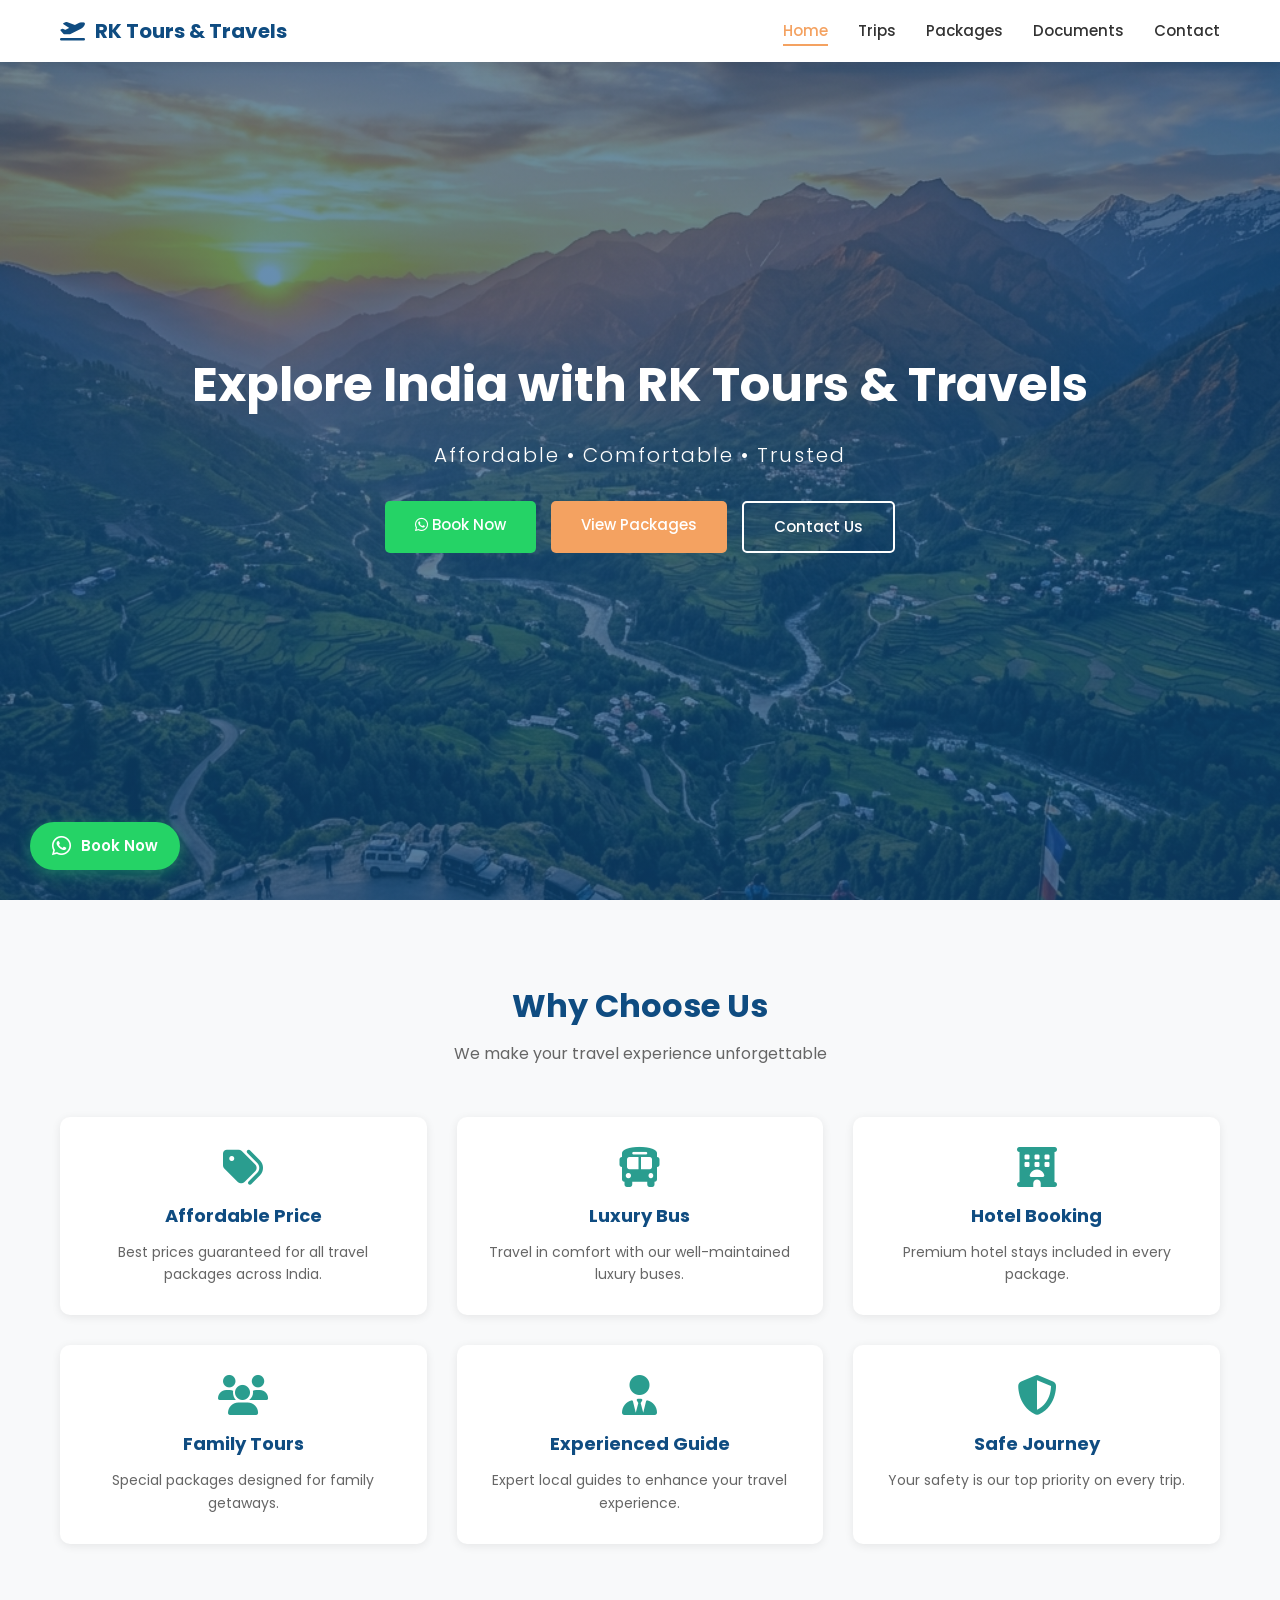
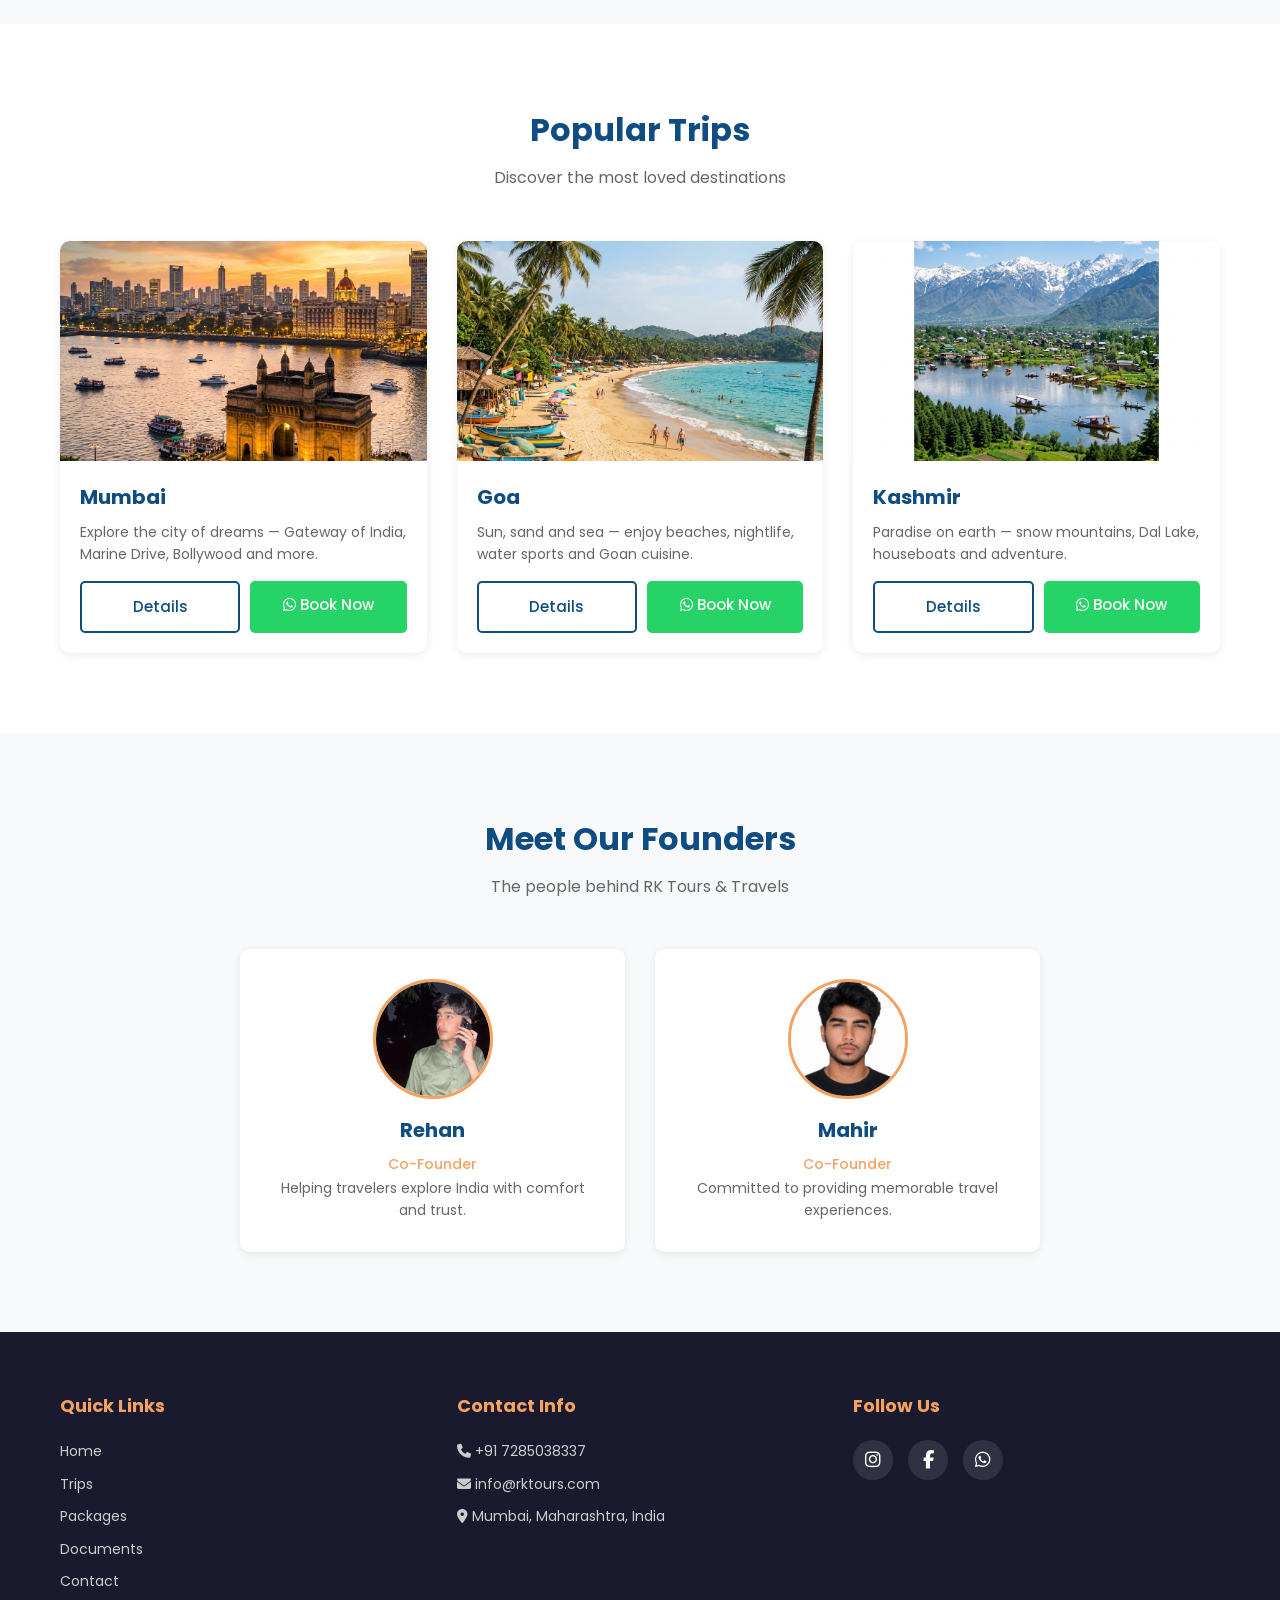
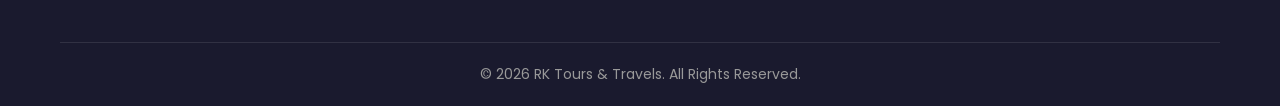
<file: index.html>
<!DOCTYPE html>
<html lang="en">
<head>
  <meta charset="UTF-8">
  <meta name="viewport" content="width=device-width, initial-scale=1.0">
  <meta name="description" content="RK Tours & Travels - Explore India with affordable, comfortable and trusted travel packages. Book your dream trip to Mumbai, Goa, Kashmir and more.">
  <title>RK Tours & Travels - Explore India</title>
  <!-- Font Awesome -->
  <link rel="stylesheet" href="https://cdnjs.cloudflare.com/ajax/libs/font-awesome/6.5.0/css/all.min.css">
  <!-- CSS -->
  <link rel="stylesheet" href="css/style.css">
  <link rel="stylesheet" href="css/responsive.css">
</head>
<body>

  <!-- ======== NAVBAR ======== -->
  <nav class="navbar" id="navbar">
    <div class="container">
      <a href="index.html" class="logo">
        <i class="fas fa-plane-departure"></i>
        RK Tours & Travels
      </a>
      <ul class="nav-links" id="navLinks">
        <li><a href="index.html" class="active">Home</a></li>
        <li><a href="trips.html">Trips</a></li>
        <li><a href="packages.html">Packages</a></li>
        <li><a href="documents.html">Documents</a></li>
        <li><a href="contact.html">Contact</a></li>
      </ul>
      <button class="hamburger" id="hamburger" aria-label="Toggle menu">
        <span></span>
        <span></span>
        <span></span>
      </button>
    </div>
  </nav>

  <!-- ======== HERO SECTION ======== -->
  <section class="hero" id="hero">
    <div class="hero-content">
      <h1>Explore India with RK Tours & Travels</h1>
      <p>Affordable &bull; Comfortable &bull; Trusted</p>
      <div class="hero-buttons">
        <a href="https://wa.me/917285038337?text=Hello%20RK%20Tours%20%26%20Travels,%20I%20would%20like%20to%20book%20a%20trip!" target="_blank" rel="noopener noreferrer" class="btn btn-whatsapp"><i class="fab fa-whatsapp"></i> Book Now</a>
        <a href="packages.html" class="btn btn-primary">View Packages</a>
        <a href="contact.html" class="btn btn-outline">Contact Us</a>
      </div>
    </div>
  </section>

  <!-- ======== WHY CHOOSE US ======== -->
  <section class="section" id="why-us">
    <div class="container">
      <h2 class="section-title fade-in">Why Choose Us</h2>
      <p class="section-subtitle fade-in">We make your travel experience unforgettable</p>

      <div class="features-grid">
        <div class="feature-card fade-in">
          <i class="fas fa-tags"></i>
          <h3>Affordable Price</h3>
          <p>Best prices guaranteed for all travel packages across India.</p>
        </div>
        <div class="feature-card fade-in">
          <i class="fas fa-bus"></i>
          <h3>Luxury Bus</h3>
          <p>Travel in comfort with our well-maintained luxury buses.</p>
        </div>
        <div class="feature-card fade-in">
          <i class="fas fa-hotel"></i>
          <h3>Hotel Booking</h3>
          <p>Premium hotel stays included in every package.</p>
        </div>
        <div class="feature-card fade-in">
          <i class="fas fa-users"></i>
          <h3>Family Tours</h3>
          <p>Special packages designed for family getaways.</p>
        </div>
        <div class="feature-card fade-in">
          <i class="fas fa-user-tie"></i>
          <h3>Experienced Guide</h3>
          <p>Expert local guides to enhance your travel experience.</p>
        </div>
        <div class="feature-card fade-in">
          <i class="fas fa-shield-alt"></i>
          <h3>Safe Journey</h3>
          <p>Your safety is our top priority on every trip.</p>
        </div>
      </div>
    </div>
  </section>

  <!-- ======== POPULAR TRIPS ======== -->
  <section class="section" id="trips" style="background: var(--white);">
    <div class="container">
      <h2 class="section-title fade-in">Popular Trips</h2>
      <p class="section-subtitle fade-in">Discover the most loved destinations</p>

      <div class="trips-grid">
        <!-- Mumbai -->
        <div class="trip-card fade-in">
          <div class="card-img-wrapper">
            <img src="images/mumbai.png" alt="Mumbai Tour" class="card-img">
          </div>
          <div class="card-body">
            <h3>Mumbai</h3>
            <p>Explore the city of dreams — Gateway of India, Marine Drive, Bollywood and more.</p>
            <div style="display: flex; gap: 10px;">
              <a href="trips.html#mumbai" class="btn btn-outline" style="flex:1; text-align:center; color: var(--primary); border-color: var(--primary);">Details</a>
              <a href="https://wa.me/917285038337?text=Hello%20RK%20Tours,%20I%20want%20to%20book%20the%20Mumbai%20Tour!" target="_blank" rel="noopener noreferrer" class="btn btn-whatsapp" style="flex:1; text-align:center;"><i class="fab fa-whatsapp"></i> Book Now</a>
            </div>
          </div>
        </div>

        <!-- Goa -->
        <div class="trip-card fade-in">
          <div class="card-img-wrapper">
            <img src="images/goa.png" alt="Goa Tour" class="card-img">
          </div>
          <div class="card-body">
            <h3>Goa</h3>
            <p>Sun, sand and sea — enjoy beaches, nightlife, water sports and Goan cuisine.</p>
            <div style="display: flex; gap: 10px;">
              <a href="trips.html#goa" class="btn btn-outline" style="flex:1; text-align:center; color: var(--primary); border-color: var(--primary);">Details</a>
              <a href="https://wa.me/917285038337?text=Hello%20RK%20Tours,%20I%20want%20to%20book%20the%20Goa%20Tour!" target="_blank" rel="noopener noreferrer" class="btn btn-whatsapp" style="flex:1; text-align:center;"><i class="fab fa-whatsapp"></i> Book Now</a>
            </div>
          </div>
        </div>

        <!-- Kashmir -->
        <div class="trip-card fade-in">
          <div class="card-img-wrapper">
            <img src="images/kashmir.png" alt="Kashmir Tour" class="card-img">
          </div>
          <div class="card-body">
            <h3>Kashmir</h3>
            <p>Paradise on earth — snow mountains, Dal Lake, houseboats and adventure.</p>
            <div style="display: flex; gap: 10px;">
              <a href="trips.html#kashmir" class="btn btn-outline" style="flex:1; text-align:center; color: var(--primary); border-color: var(--primary);">Details</a>
              <a href="https://wa.me/917285038337?text=Hello%20RK%20Tours,%20I%20want%20to%20book%20the%20Kashmir%20Tour!" target="_blank" rel="noopener noreferrer" class="btn btn-whatsapp" style="flex:1; text-align:center;"><i class="fab fa-whatsapp"></i> Book Now</a>
            </div>
          </div>
        </div>
      </div>
    </div>
  </section>

  <!-- ======== FOUNDERS ======== -->
  <section class="section" id="founders">
    <div class="container">
      <h2 class="section-title fade-in">Meet Our Founders</h2>
      <p class="section-subtitle fade-in">The people behind RK Tours & Travels</p>

      <div class="founders-grid">
        <div class="founder-card fade-in">
          <img src="images/founder-rehan.jpeg" alt="Rehan - Co-Founder">
          <h3>Rehan</h3>
          <span class="title">Co-Founder</span>
          <p>Helping travelers explore India with comfort and trust.</p>
        </div>
        <div class="founder-card fade-in">
          <img src="images/founder-mahir.jpeg" alt="Mahir - Co-Founder">
          <h3>Mahir</h3>
          <span class="title">Co-Founder</span>
          <p>Committed to providing memorable travel experiences.</p>
        </div>
      </div>
    </div>
  </section>

  <!-- ======== FOOTER ======== -->
  <footer class="footer" id="footer">
    <div class="container">
      <div class="footer-grid">
        <div class="footer-col">
          <h3>Quick Links</h3>
          <a href="index.html">Home</a>
          <a href="trips.html">Trips</a>
          <a href="packages.html">Packages</a>
          <a href="documents.html">Documents</a>
          <a href="contact.html">Contact</a>
        </div>
        <div class="footer-col">
          <h3>Contact Info</h3>
          <p><i class="fas fa-phone"></i> <a href="tel:+917285038337" style="display:inline; color:inherit;">+91 7285038337</a></p>
          <p><i class="fas fa-envelope"></i> info@rktours.com</p>
          <p><i class="fas fa-map-marker-alt"></i> Mumbai, Maharashtra, India</p>
        </div>
        <div class="footer-col">
          <h3>Follow Us</h3>
          <div class="social-links">
            <a href="#" aria-label="Instagram"><i class="fab fa-instagram"></i></a>
            <a href="#" aria-label="Facebook"><i class="fab fa-facebook-f"></i></a>
            <a href="https://wa.me/917285038337" target="_blank" rel="noopener noreferrer" aria-label="WhatsApp"><i class="fab fa-whatsapp"></i></a>
          </div>
        </div>
      </div>
      <div class="footer-bottom">
        <p>&copy; 2026 RK Tours & Travels. All Rights Reserved.</p>
      </div>
    </div>
  </footer>

  <!-- Scroll to Top -->
  <button class="scroll-top" id="scrollTop" aria-label="Scroll to top">
    <i class="fas fa-arrow-up"></i>
  </button>

  <!-- JS -->
  <script src="js/script.js"></script>

</body>
</html>
</file>
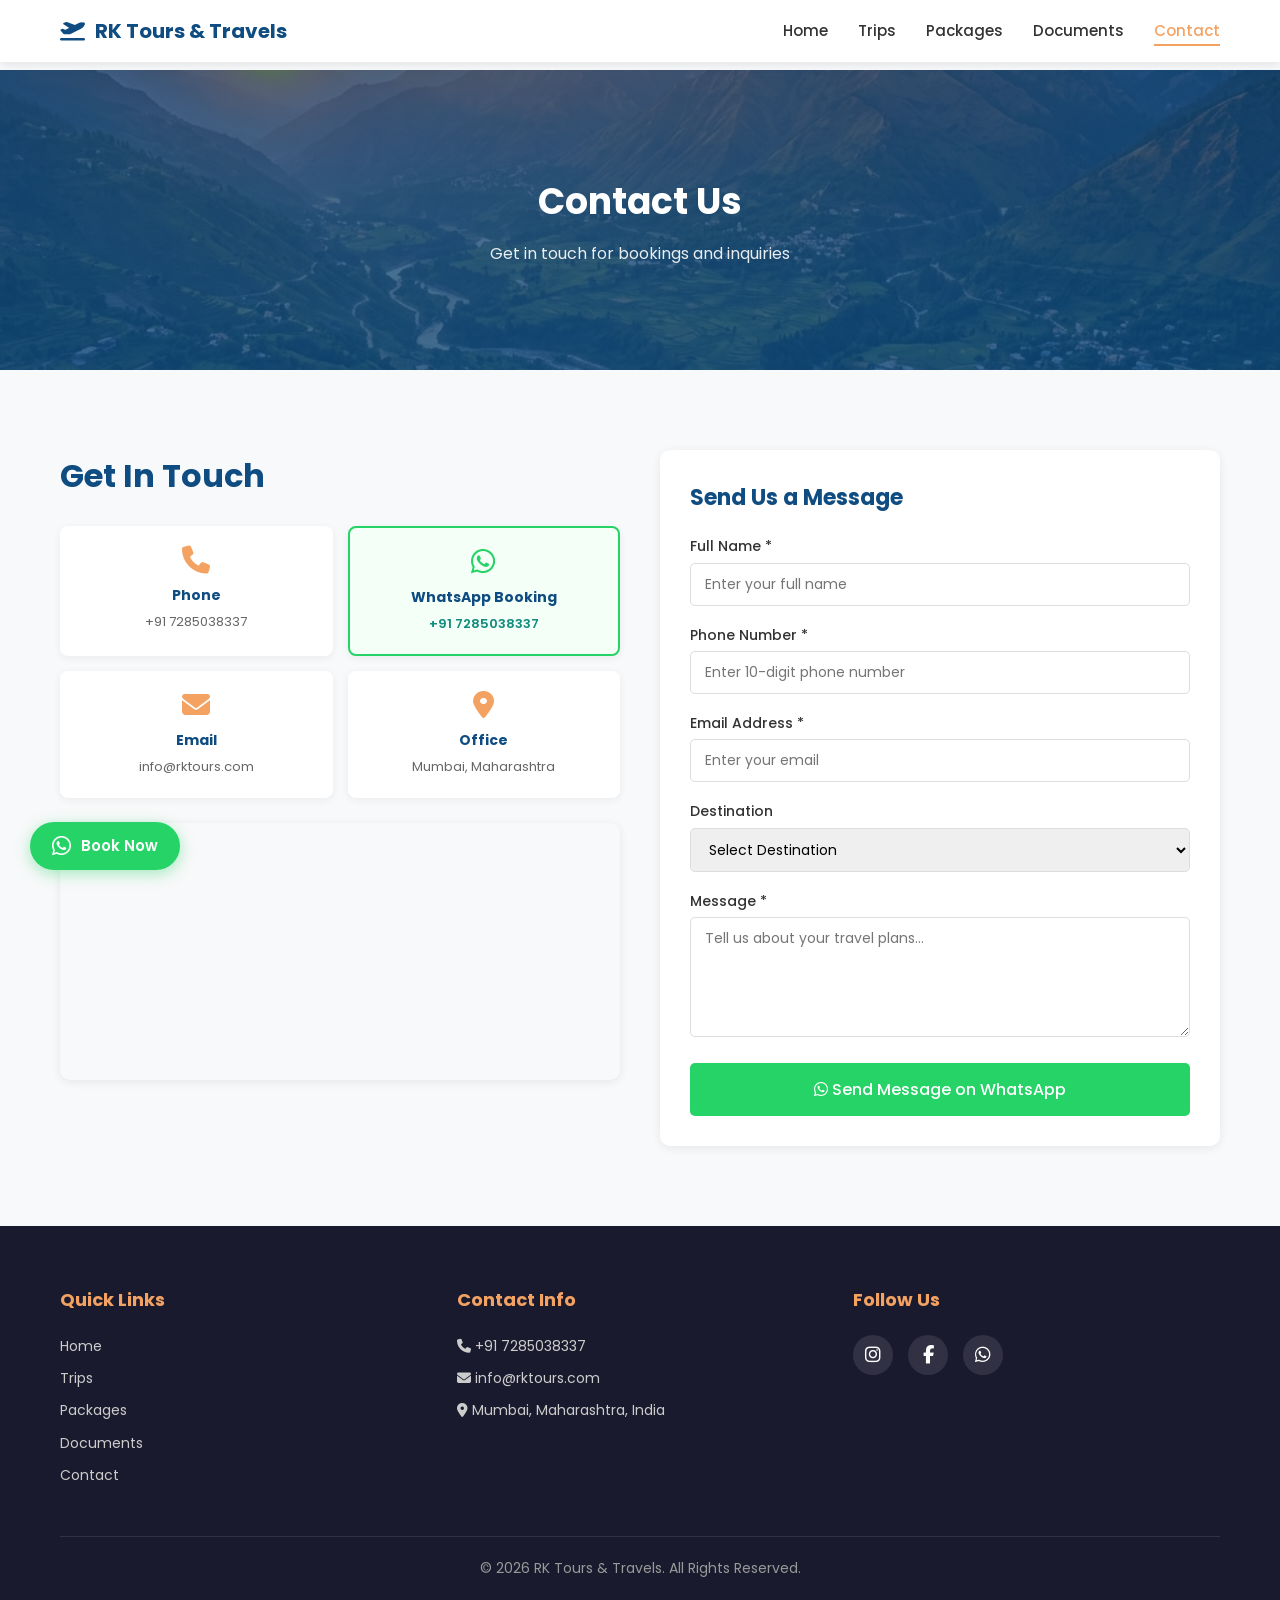
<file: contact.html>
<!DOCTYPE html>
<html lang="en">
<head>
  <meta charset="UTF-8">
  <meta name="viewport" content="width=device-width, initial-scale=1.0">
  <meta name="description" content="Contact RK Tours & Travels for inquiries, bookings and travel information. Reach us by phone, email or visit our office.">
  <title>Contact - RK Tours & Travels</title>
  <link rel="stylesheet" href="https://cdnjs.cloudflare.com/ajax/libs/font-awesome/6.5.0/css/all.min.css">
  <link rel="stylesheet" href="css/style.css">
  <link rel="stylesheet" href="css/responsive.css">
</head>
<body>

  <!-- NAVBAR -->
  <nav class="navbar" id="navbar">
    <div class="container">
      <a href="index.html" class="logo">
        <i class="fas fa-plane-departure"></i>
        RK Tours & Travels
      </a>
      <ul class="nav-links" id="navLinks">
        <li><a href="index.html">Home</a></li>
        <li><a href="trips.html">Trips</a></li>
        <li><a href="packages.html">Packages</a></li>
        <li><a href="documents.html">Documents</a></li>
        <li><a href="contact.html" class="active">Contact</a></li>
      </ul>
      <button class="hamburger" id="hamburger" aria-label="Toggle menu">
        <span></span><span></span><span></span>
      </button>
    </div>
  </nav>

  <!-- PAGE HERO -->
  <section class="page-hero">
    <div>
      <h1>Contact Us</h1>
      <p>Get in touch for bookings and inquiries</p>
    </div>
  </section>

  <!-- CONTACT SECTION -->
  <section class="section">
    <div class="container">
      <div class="contact-grid">

        <!-- Left Side - Info + Map -->
        <div>
          <h2 class="section-title fade-in" style="text-align: left; margin-bottom: 25px;">Get In Touch</h2>

          <div class="contact-info-cards fade-in">
            <div class="info-card">
              <i class="fas fa-phone"></i>
              <h4>Phone</h4>
              <p><a href="tel:+917285038337" style="color:inherit;">+91 7285038337</a></p>
            </div>
            <div class="info-card" style="border: 2px solid #25D366; background: #f4fff7;">
              <i class="fab fa-whatsapp" style="color: #25D366;"></i>
              <h4>WhatsApp Booking</h4>
              <p><a href="https://wa.me/917285038337?text=Hello%20RK%20Tours,%20I%20want%20to%20book%20a%20trip!" target="_blank" rel="noopener noreferrer" style="color:#128C7E; font-weight:600;">+91 7285038337</a></p>
            </div>
            <div class="info-card">
              <i class="fas fa-envelope"></i>
              <h4>Email</h4>
              <p>info@rktours.com</p>
            </div>
            <div class="info-card">
              <i class="fas fa-map-marker-alt"></i>
              <h4>Office</h4>
              <p>Mumbai, Maharashtra</p>
            </div>
          </div>

          <div class="map-container fade-in">
            <iframe
              src="https://www.google.com/maps/embed?pb=!1m18!1m12!1m3!1d241317.11609823277!2d72.74109995709657!3d19.08219783958221!2m3!1f0!2f0!3f0!3m2!1i1024!2i768!4f13.1!3m3!1m2!1s0x3be7c6306644edc1%3A0x5da4ed8f8d648c69!2sMumbai%2C%20Maharashtra!5e0!3m2!1sen!2sin!4v1690000000000!5m2!1sen!2sin"
              allowfullscreen=""
              loading="lazy"
              title="RK Tours & Travels Office Location">
            </iframe>
          </div>
        </div>

        <!-- Right Side - Form -->
        <div class="contact-form fade-in">
          <h3>Send Us a Message</h3>

          <div class="form-success" id="formSuccess">
            <i class="fas fa-check-circle"></i> Thank you! Your message has been sent successfully.
          </div>

          <form id="contactForm" action="https://formsubmit.co/info@rktours.com" method="POST">
            <!-- FormSubmit settings -->
            <input type="hidden" name="_captcha" value="false">
            <input type="hidden" name="_next" value="#">

            <div class="form-group" id="nameGroup">
              <label for="name">Full Name *</label>
              <input type="text" id="name" name="name" placeholder="Enter your full name">
              <div class="error-msg">Please enter your name</div>
            </div>

            <div class="form-group" id="phoneGroup">
              <label for="phone">Phone Number *</label>
              <input type="tel" id="phone" name="phone" placeholder="Enter 10-digit phone number">
              <div class="error-msg">Please enter a valid 10-digit phone number</div>
            </div>

            <div class="form-group" id="emailGroup">
              <label for="email">Email Address *</label>
              <input type="email" id="email" name="email" placeholder="Enter your email">
              <div class="error-msg">Please enter a valid email address</div>
            </div>

            <div class="form-group" id="destinationGroup">
              <label for="destination">Destination</label>
              <select id="destination" name="destination">
                <option value="">Select Destination</option>
                <option value="Mumbai">Mumbai</option>
                <option value="Goa">Goa</option>
                <option value="Kashmir">Kashmir</option>
                <option value="Basic Package">Basic Package</option>
                <option value="Standard Package">Standard Package</option>
                <option value="Premium Package">Premium Package</option>
                <option value="Other">Other</option>
              </select>
            </div>

            <div class="form-group" id="messageGroup">
              <label for="message">Message *</label>
              <textarea id="message" name="message" placeholder="Tell us about your travel plans..."></textarea>
              <div class="error-msg">Please enter your message</div>
            </div>

            <div style="display: flex; gap: 10px; flex-direction: column;">
              <button type="submit" class="btn btn-whatsapp" id="submitBtn" style="width: 100%; font-size: 16px; padding: 14px;">
                <i class="fab fa-whatsapp"></i> Send Message on WhatsApp
              </button>
            </div>
          </form>
        </div>

      </div>
    </div>
  </section>

  <!-- FOOTER -->
  <footer class="footer">
    <div class="container">
      <div class="footer-grid">
        <div class="footer-col">
          <h3>Quick Links</h3>
          <a href="index.html">Home</a>
          <a href="trips.html">Trips</a>
          <a href="packages.html">Packages</a>
          <a href="documents.html">Documents</a>
          <a href="contact.html">Contact</a>
        </div>
        <div class="footer-col">
          <h3>Contact Info</h3>
          <p><i class="fas fa-phone"></i> <a href="tel:+917285038337" style="display:inline; color:inherit;">+91 7285038337</a></p>
          <p><i class="fas fa-envelope"></i> info@rktours.com</p>
          <p><i class="fas fa-map-marker-alt"></i> Mumbai, Maharashtra, India</p>
        </div>
        <div class="footer-col">
          <h3>Follow Us</h3>
          <div class="social-links">
            <a href="#" aria-label="Instagram"><i class="fab fa-instagram"></i></a>
            <a href="#" aria-label="Facebook"><i class="fab fa-facebook-f"></i></a>
            <a href="https://wa.me/917285038337" target="_blank" rel="noopener noreferrer" aria-label="WhatsApp"><i class="fab fa-whatsapp"></i></a>
          </div>
        </div>
      </div>
      <div class="footer-bottom">
        <p>&copy; 2026 RK Tours & Travels. All Rights Reserved.</p>
      </div>
    </div>
  </footer>

  <button class="scroll-top" id="scrollTop" aria-label="Scroll to top">
    <i class="fas fa-arrow-up"></i>
  </button>

  <script src="js/script.js"></script>
  <script src="js/validation.js"></script>
</body>
</html>
</file>
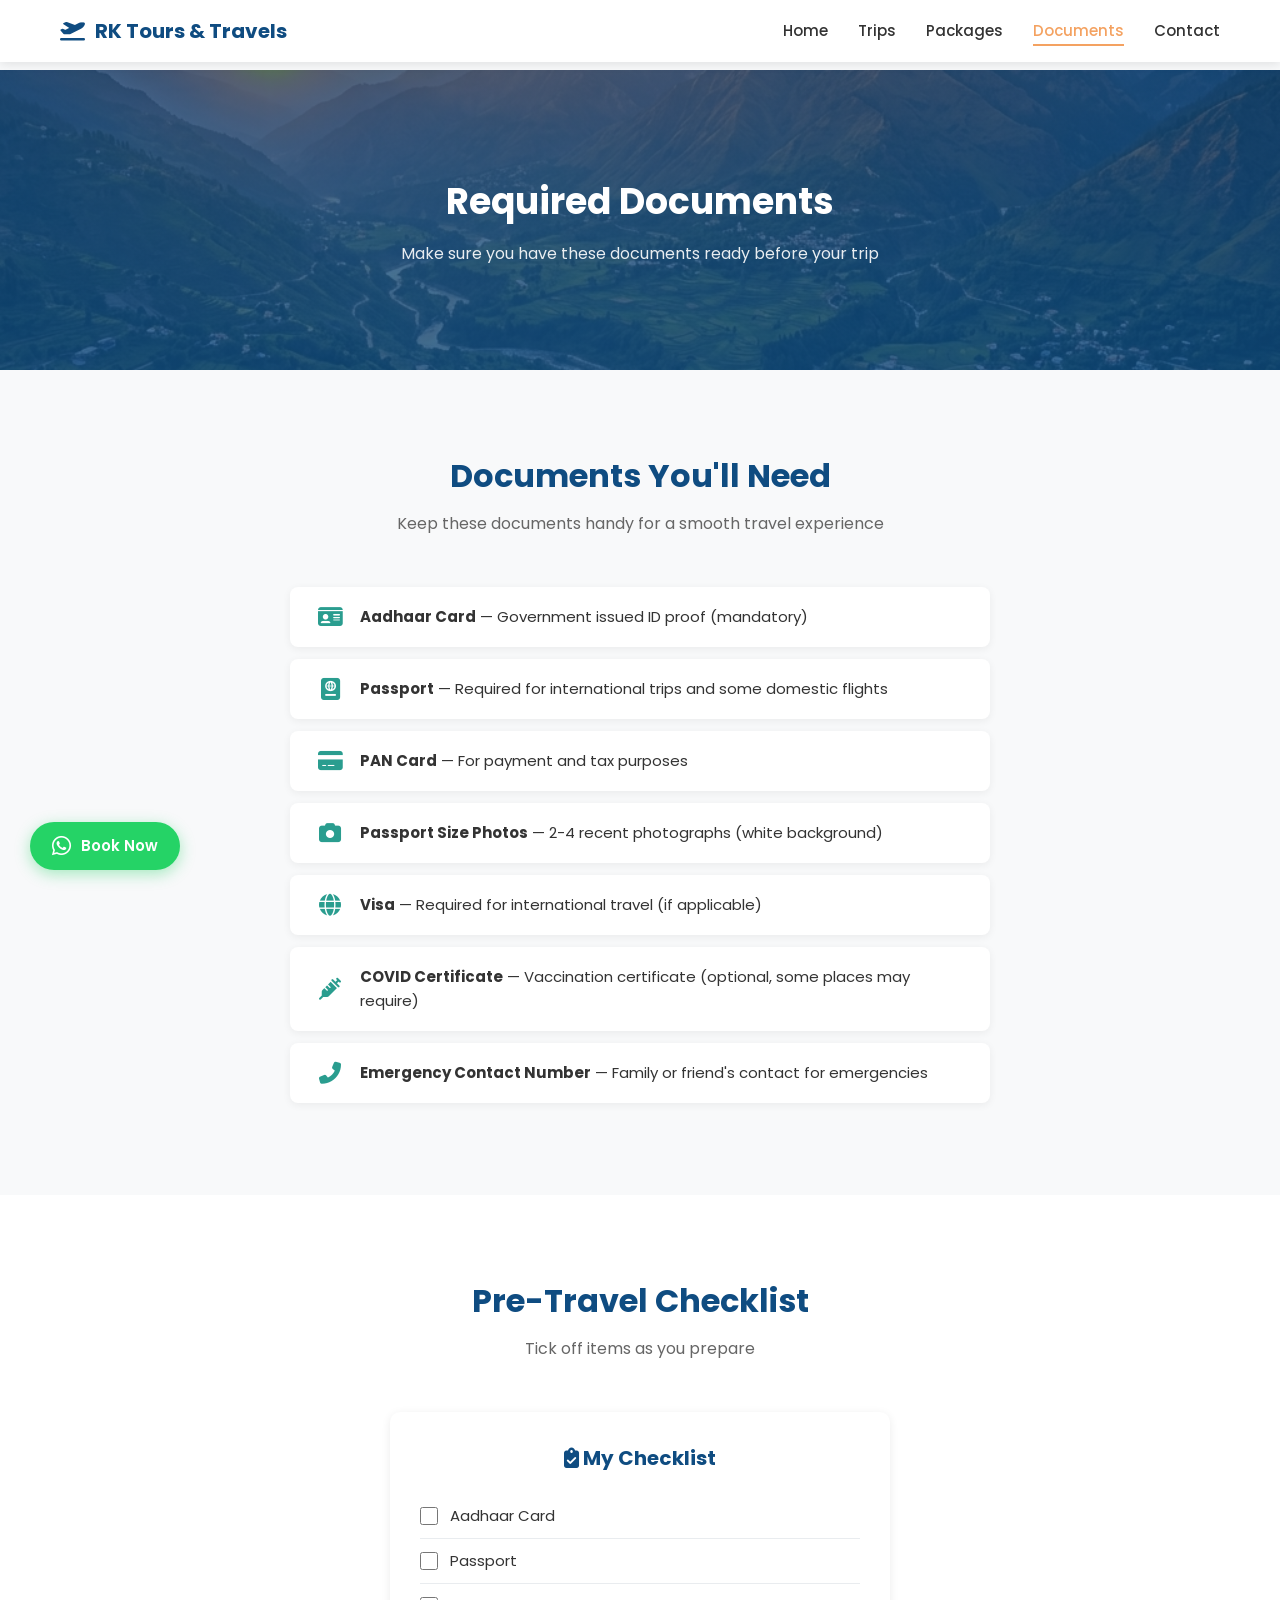
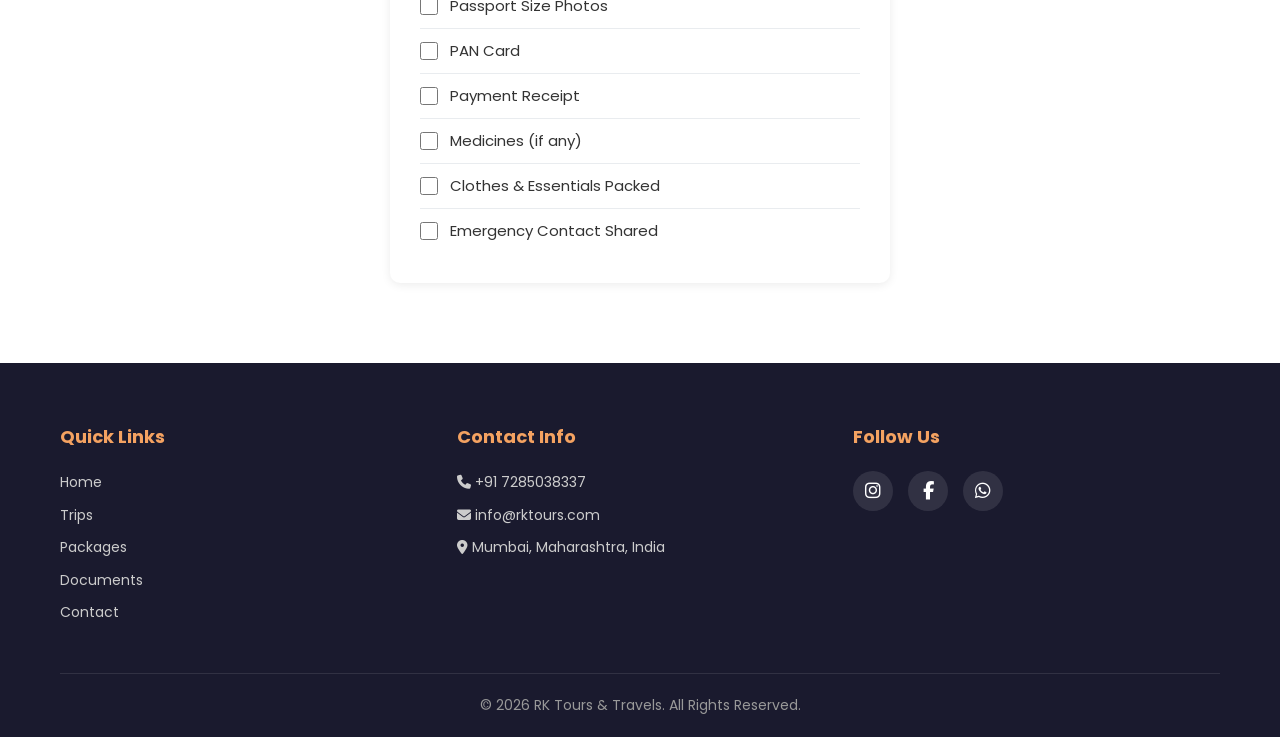
<file: documents.html>
<!DOCTYPE html>
<html lang="en">
<head>
  <meta charset="UTF-8">
  <meta name="viewport" content="width=device-width, initial-scale=1.0">
  <meta name="description" content="Required travel documents checklist for RK Tours & Travels. Aadhaar, Passport, PAN Card and more.">
  <title>Documents - RK Tours & Travels</title>
  <link rel="stylesheet" href="https://cdnjs.cloudflare.com/ajax/libs/font-awesome/6.5.0/css/all.min.css">
  <link rel="stylesheet" href="css/style.css">
  <link rel="stylesheet" href="css/responsive.css">
</head>
<body>

  <!-- NAVBAR -->
  <nav class="navbar" id="navbar">
    <div class="container">
      <a href="index.html" class="logo">
        <i class="fas fa-plane-departure"></i>
        RK Tours & Travels
      </a>
      <ul class="nav-links" id="navLinks">
        <li><a href="index.html">Home</a></li>
        <li><a href="trips.html">Trips</a></li>
        <li><a href="packages.html">Packages</a></li>
        <li><a href="documents.html" class="active">Documents</a></li>
        <li><a href="contact.html">Contact</a></li>
      </ul>
      <button class="hamburger" id="hamburger" aria-label="Toggle menu">
        <span></span><span></span><span></span>
      </button>
    </div>
  </nav>

  <!-- PAGE HERO -->
  <section class="page-hero">
    <div>
      <h1>Required Documents</h1>
      <p>Make sure you have these documents ready before your trip</p>
    </div>
  </section>

  <!-- DOCUMENTS LIST -->
  <section class="section">
    <div class="container">
      <h2 class="section-title fade-in">Documents You'll Need</h2>
      <p class="section-subtitle fade-in">Keep these documents handy for a smooth travel experience</p>

      <div class="documents-list">
        <div class="doc-item fade-in">
          <i class="fas fa-id-card"></i>
          <span><strong>Aadhaar Card</strong> — Government issued ID proof (mandatory)</span>
        </div>
        <div class="doc-item fade-in">
          <i class="fas fa-passport"></i>
          <span><strong>Passport</strong> — Required for international trips and some domestic flights</span>
        </div>
        <div class="doc-item fade-in">
          <i class="fas fa-credit-card"></i>
          <span><strong>PAN Card</strong> — For payment and tax purposes</span>
        </div>
        <div class="doc-item fade-in">
          <i class="fas fa-camera"></i>
          <span><strong>Passport Size Photos</strong> — 2-4 recent photographs (white background)</span>
        </div>
        <div class="doc-item fade-in">
          <i class="fas fa-globe"></i>
          <span><strong>Visa</strong> — Required for international travel (if applicable)</span>
        </div>
        <div class="doc-item fade-in">
          <i class="fas fa-syringe"></i>
          <span><strong>COVID Certificate</strong> — Vaccination certificate (optional, some places may require)</span>
        </div>
        <div class="doc-item fade-in">
          <i class="fas fa-phone-alt"></i>
          <span><strong>Emergency Contact Number</strong> — Family or friend's contact for emergencies</span>
        </div>
      </div>
    </div>
  </section>

  <!-- CHECKLIST -->
  <section class="section" style="background: var(--white);">
    <div class="container">
      <h2 class="section-title fade-in">Pre-Travel Checklist</h2>
      <p class="section-subtitle fade-in">Tick off items as you prepare</p>

      <div class="checklist fade-in" id="checklist">
        <h3><i class="fas fa-clipboard-check"></i> My Checklist</h3>
        <label>
          <input type="checkbox" id="check-aadhaar" data-key="aadhaar">
          Aadhaar Card
        </label>
        <label>
          <input type="checkbox" id="check-passport" data-key="passport">
          Passport
        </label>
        <label>
          <input type="checkbox" id="check-photos" data-key="photos">
          Passport Size Photos
        </label>
        <label>
          <input type="checkbox" id="check-pan" data-key="pan">
          PAN Card
        </label>
        <label>
          <input type="checkbox" id="check-payment" data-key="payment">
          Payment Receipt
        </label>
        <label>
          <input type="checkbox" id="check-medicines" data-key="medicines">
          Medicines (if any)
        </label>
        <label>
          <input type="checkbox" id="check-clothes" data-key="clothes">
          Clothes & Essentials Packed
        </label>
        <label>
          <input type="checkbox" id="check-emergency" data-key="emergency">
          Emergency Contact Shared
        </label>
      </div>
    </div>
  </section>

  <!-- FOOTER -->
  <footer class="footer">
    <div class="container">
      <div class="footer-grid">
        <div class="footer-col">
          <h3>Quick Links</h3>
          <a href="index.html">Home</a>
          <a href="trips.html">Trips</a>
          <a href="packages.html">Packages</a>
          <a href="documents.html">Documents</a>
          <a href="contact.html">Contact</a>
        </div>
        <div class="footer-col">
          <h3>Contact Info</h3>
          <p><i class="fas fa-phone"></i> <a href="tel:+917285038337" style="display:inline; color:inherit;">+91 7285038337</a></p>
          <p><i class="fas fa-envelope"></i> info@rktours.com</p>
          <p><i class="fas fa-map-marker-alt"></i> Mumbai, Maharashtra, India</p>
        </div>
        <div class="footer-col">
          <h3>Follow Us</h3>
          <div class="social-links">
            <a href="#" aria-label="Instagram"><i class="fab fa-instagram"></i></a>
            <a href="#" aria-label="Facebook"><i class="fab fa-facebook-f"></i></a>
            <a href="https://wa.me/917285038337" target="_blank" rel="noopener noreferrer" aria-label="WhatsApp"><i class="fab fa-whatsapp"></i></a>
          </div>
        </div>
      </div>
      <div class="footer-bottom">
        <p>&copy; 2026 RK Tours & Travels. All Rights Reserved.</p>
      </div>
    </div>
  </footer>

  <button class="scroll-top" id="scrollTop" aria-label="Scroll to top">
    <i class="fas fa-arrow-up"></i>
  </button>

  <script src="js/script.js"></script>
</body>
</html>
</file>
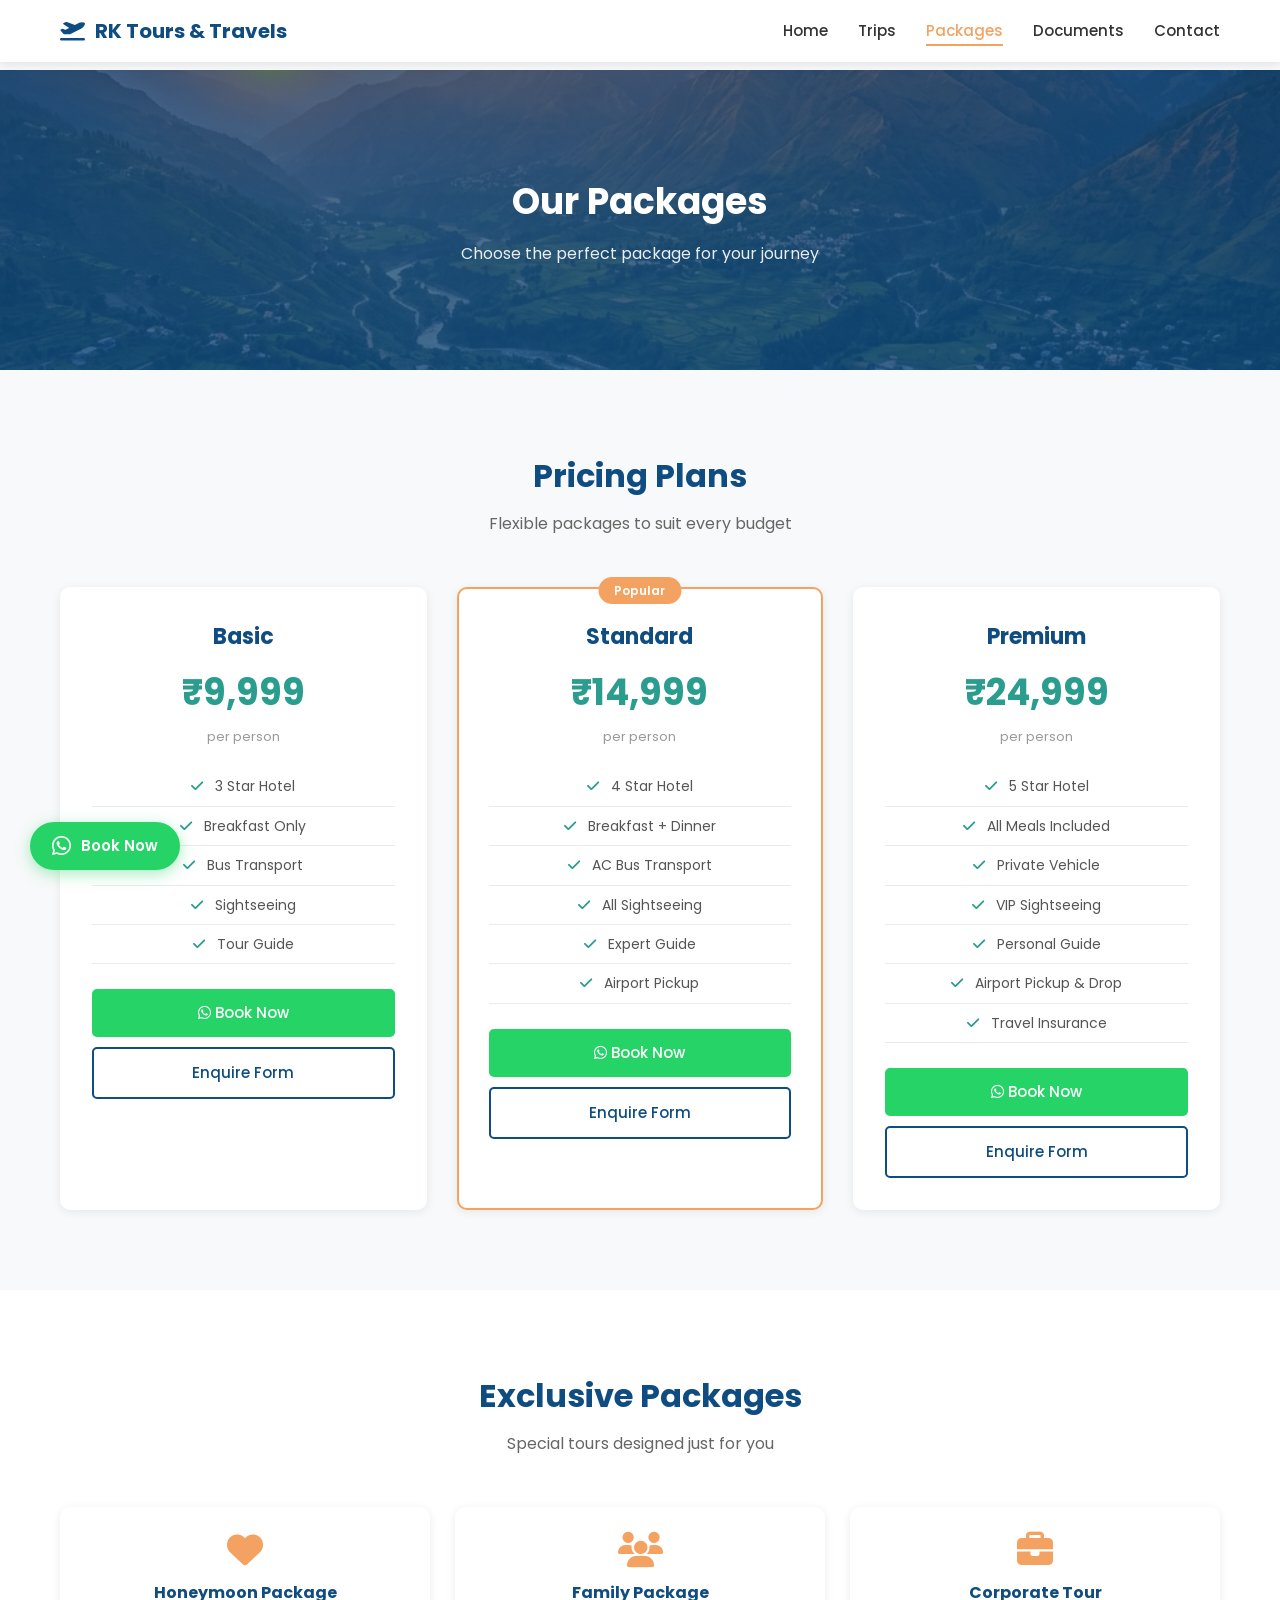
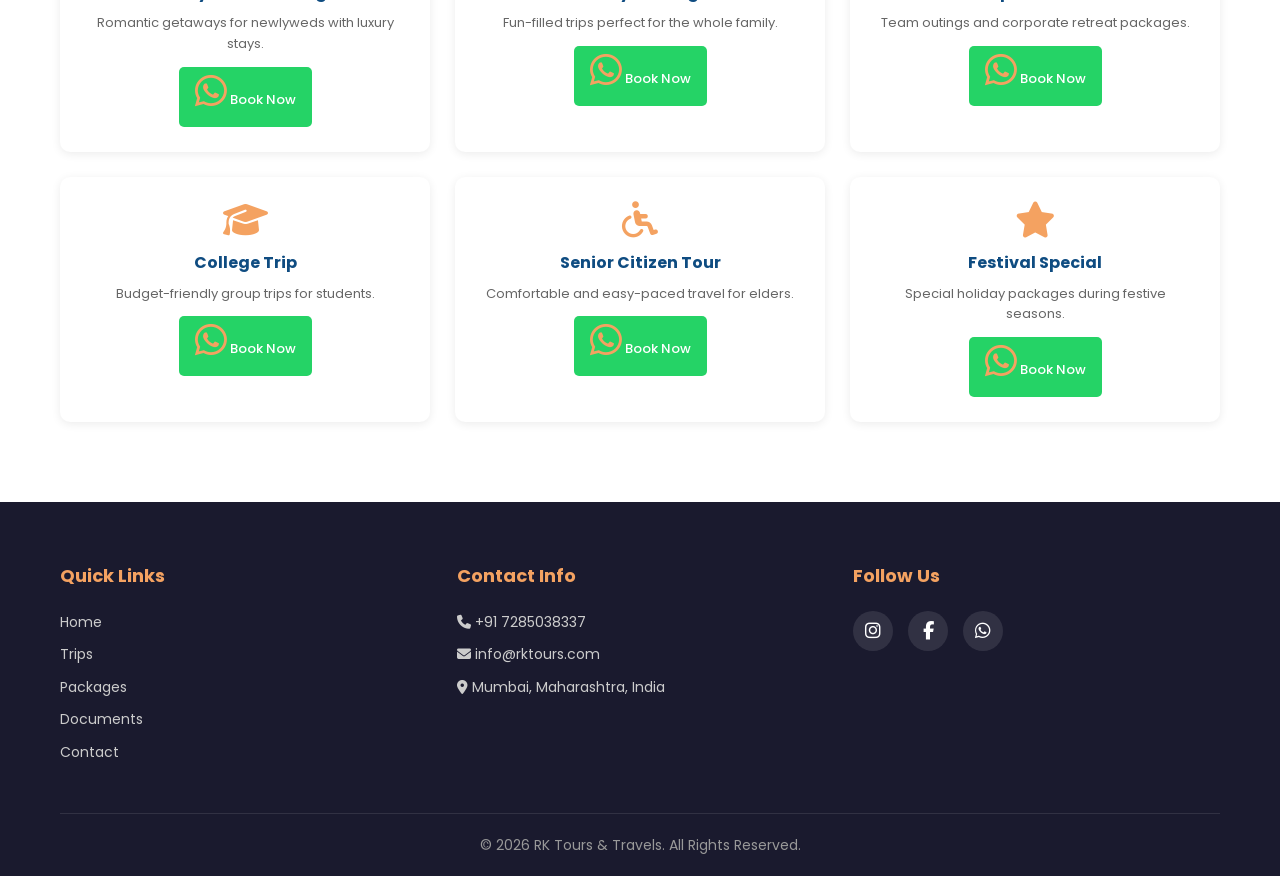
<file: packages.html>
<!DOCTYPE html>
<html lang="en">
<head>
  <meta charset="UTF-8">
  <meta name="viewport" content="width=device-width, initial-scale=1.0">
  <meta name="description" content="Choose from Basic, Standard, and Premium travel packages with RK Tours & Travels. Exclusive packages for honeymoons, families, and more.">
  <title>Packages - RK Tours & Travels</title>
  <link rel="stylesheet" href="https://cdnjs.cloudflare.com/ajax/libs/font-awesome/6.5.0/css/all.min.css">
  <link rel="stylesheet" href="css/style.css">
  <link rel="stylesheet" href="css/responsive.css">
</head>
<body>

  <!-- NAVBAR -->
  <nav class="navbar" id="navbar">
    <div class="container">
      <a href="index.html" class="logo">
        <i class="fas fa-plane-departure"></i>
        RK Tours & Travels
      </a>
      <ul class="nav-links" id="navLinks">
        <li><a href="index.html">Home</a></li>
        <li><a href="trips.html">Trips</a></li>
        <li><a href="packages.html" class="active">Packages</a></li>
        <li><a href="documents.html">Documents</a></li>
        <li><a href="contact.html">Contact</a></li>
      </ul>
      <button class="hamburger" id="hamburger" aria-label="Toggle menu">
        <span></span><span></span><span></span>
      </button>
    </div>
  </nav>

  <!-- PAGE HERO -->
  <section class="page-hero">
    <div>
      <h1>Our Packages</h1>
      <p>Choose the perfect package for your journey</p>
    </div>
  </section>

  <!-- PRICING PACKAGES -->
  <section class="section" id="pricing">
    <div class="container">
      <h2 class="section-title fade-in">Pricing Plans</h2>
      <p class="section-subtitle fade-in">Flexible packages to suit every budget</p>

      <div class="packages-grid">
        <!-- Basic -->
        <div class="package-card fade-in">
          <h3>Basic</h3>
          <div class="price">₹9,999</div>
          <p class="price-note">per person</p>
          <ul>
            <li><i class="fas fa-check"></i> 3 Star Hotel</li>
            <li><i class="fas fa-check"></i> Breakfast Only</li>
            <li><i class="fas fa-check"></i> Bus Transport</li>
            <li><i class="fas fa-check"></i> Sightseeing</li>
            <li><i class="fas fa-check"></i> Tour Guide</li>
          </ul>
          <div style="display: flex; flex-direction: column; gap: 10px;">
            <a href="https://wa.me/917285038337?text=Hello%20RK%20Tours,%20I%20want%20to%20book%20the%20Basic%20Package%20(₹9,999)!" target="_blank" rel="noopener noreferrer" class="btn btn-whatsapp" style="width:100%; text-align:center;"><i class="fab fa-whatsapp"></i> Book Now</a>
            <a href="contact.html?destination=Basic Package" class="btn btn-outline" style="width:100%; text-align:center; color: var(--primary); border-color: var(--primary);">Enquire Form</a>
          </div>
        </div>

        <!-- Standard (Popular) -->
        <div class="package-card popular fade-in">
          <span class="badge">Popular</span>
          <h3>Standard</h3>
          <div class="price">₹14,999</div>
          <p class="price-note">per person</p>
          <ul>
            <li><i class="fas fa-check"></i> 4 Star Hotel</li>
            <li><i class="fas fa-check"></i> Breakfast + Dinner</li>
            <li><i class="fas fa-check"></i> AC Bus Transport</li>
            <li><i class="fas fa-check"></i> All Sightseeing</li>
            <li><i class="fas fa-check"></i> Expert Guide</li>
            <li><i class="fas fa-check"></i> Airport Pickup</li>
          </ul>
          <div style="display: flex; flex-direction: column; gap: 10px;">
            <a href="https://wa.me/917285038337?text=Hello%20RK%20Tours,%20I%20want%20to%20book%20the%20Standard%20Package%20(₹14,999)!" target="_blank" rel="noopener noreferrer" class="btn btn-whatsapp" style="width:100%; text-align:center;"><i class="fab fa-whatsapp"></i> Book Now</a>
            <a href="contact.html?destination=Standard Package" class="btn btn-outline" style="width:100%; text-align:center; color: var(--primary); border-color: var(--primary);">Enquire Form</a>
          </div>
        </div>

        <!-- Premium -->
        <div class="package-card fade-in">
          <h3>Premium</h3>
          <div class="price">₹24,999</div>
          <p class="price-note">per person</p>
          <ul>
            <li><i class="fas fa-check"></i> 5 Star Hotel</li>
            <li><i class="fas fa-check"></i> All Meals Included</li>
            <li><i class="fas fa-check"></i> Private Vehicle</li>
            <li><i class="fas fa-check"></i> VIP Sightseeing</li>
            <li><i class="fas fa-check"></i> Personal Guide</li>
            <li><i class="fas fa-check"></i> Airport Pickup & Drop</li>
            <li><i class="fas fa-check"></i> Travel Insurance</li>
          </ul>
          <div style="display: flex; flex-direction: column; gap: 10px;">
            <a href="https://wa.me/917285038337?text=Hello%20RK%20Tours,%20I%20want%20to%20book%20the%20Premium%20Package%20(₹24,999)!" target="_blank" rel="noopener noreferrer" class="btn btn-whatsapp" style="width:100%; text-align:center;"><i class="fab fa-whatsapp"></i> Book Now</a>
            <a href="contact.html?destination=Premium Package" class="btn btn-outline" style="width:100%; text-align:center; color: var(--primary); border-color: var(--primary);">Enquire Form</a>
          </div>
        </div>
      </div>
    </div>
  </section>

  <!-- EXCLUSIVE PACKAGES -->
  <section class="section" style="background: var(--white);">
    <div class="container">
      <h2 class="section-title fade-in">Exclusive Packages</h2>
      <p class="section-subtitle fade-in">Special tours designed just for you</p>

      <div class="exclusive-grid">
        <div class="exclusive-card fade-in">
          <i class="fas fa-heart"></i>
          <h3>Honeymoon Package</h3>
          <p>Romantic getaways for newlyweds with luxury stays.</p>
          <a href="https://wa.me/917285038337?text=Hello%20RK%20Tours,%20I%20want%20to%20book%20the%20Honeymoon%20Package!" target="_blank" rel="noopener noreferrer" class="btn btn-whatsapp" style="margin-top:12px; padding:6px 16px; font-size:13px;"><i class="fab fa-whatsapp"></i> Book Now</a>
        </div>
        <div class="exclusive-card fade-in">
          <i class="fas fa-users"></i>
          <h3>Family Package</h3>
          <p>Fun-filled trips perfect for the whole family.</p>
          <a href="https://wa.me/917285038337?text=Hello%20RK%20Tours,%20I%20want%20to%20book%20the%20Family%20Package!" target="_blank" rel="noopener noreferrer" class="btn btn-whatsapp" style="margin-top:12px; padding:6px 16px; font-size:13px;"><i class="fab fa-whatsapp"></i> Book Now</a>
        </div>
        <div class="exclusive-card fade-in">
          <i class="fas fa-briefcase"></i>
          <h3>Corporate Tour</h3>
          <p>Team outings and corporate retreat packages.</p>
          <a href="https://wa.me/917285038337?text=Hello%20RK%20Tours,%20I%20want%20to%20book%20a%20Corporate%20Tour!" target="_blank" rel="noopener noreferrer" class="btn btn-whatsapp" style="margin-top:12px; padding:6px 16px; font-size:13px;"><i class="fab fa-whatsapp"></i> Book Now</a>
        </div>
        <div class="exclusive-card fade-in">
          <i class="fas fa-graduation-cap"></i>
          <h3>College Trip</h3>
          <p>Budget-friendly group trips for students.</p>
          <a href="https://wa.me/917285038337?text=Hello%20RK%20Tours,%20I%20want%20to%20book%20a%20College%20Trip!" target="_blank" rel="noopener noreferrer" class="btn btn-whatsapp" style="margin-top:12px; padding:6px 16px; font-size:13px;"><i class="fab fa-whatsapp"></i> Book Now</a>
        </div>
        <div class="exclusive-card fade-in">
          <i class="fas fa-wheelchair"></i>
          <h3>Senior Citizen Tour</h3>
          <p>Comfortable and easy-paced travel for elders.</p>
          <a href="https://wa.me/917285038337?text=Hello%20RK%20Tours,%20I%20want%20to%20book%20a%20Senior%20Citizen%20Tour!" target="_blank" rel="noopener noreferrer" class="btn btn-whatsapp" style="margin-top:12px; padding:6px 16px; font-size:13px;"><i class="fab fa-whatsapp"></i> Book Now</a>
        </div>
        <div class="exclusive-card fade-in">
          <i class="fas fa-star"></i>
          <h3>Festival Special</h3>
          <p>Special holiday packages during festive seasons.</p>
          <a href="https://wa.me/917285038337?text=Hello%20RK%20Tours,%20I%20want%20to%20book%20a%20Festival%20Special%20Tour!" target="_blank" rel="noopener noreferrer" class="btn btn-whatsapp" style="margin-top:12px; padding:6px 16px; font-size:13px;"><i class="fab fa-whatsapp"></i> Book Now</a>
        </div>
      </div>
    </div>
  </section>

  <!-- FOOTER -->
  <footer class="footer">
    <div class="container">
      <div class="footer-grid">
        <div class="footer-col">
          <h3>Quick Links</h3>
          <a href="index.html">Home</a>
          <a href="trips.html">Trips</a>
          <a href="packages.html">Packages</a>
          <a href="documents.html">Documents</a>
          <a href="contact.html">Contact</a>
        </div>
        <div class="footer-col">
          <h3>Contact Info</h3>
          <p><i class="fas fa-phone"></i> <a href="tel:+917285038337" style="display:inline; color:inherit;">+91 7285038337</a></p>
          <p><i class="fas fa-envelope"></i> info@rktours.com</p>
          <p><i class="fas fa-map-marker-alt"></i> Mumbai, Maharashtra, India</p>
        </div>
        <div class="footer-col">
          <h3>Follow Us</h3>
          <div class="social-links">
            <a href="#" aria-label="Instagram"><i class="fab fa-instagram"></i></a>
            <a href="#" aria-label="Facebook"><i class="fab fa-facebook-f"></i></a>
            <a href="https://wa.me/917285038337" target="_blank" rel="noopener noreferrer" aria-label="WhatsApp"><i class="fab fa-whatsapp"></i></a>
          </div>
        </div>
      </div>
      <div class="footer-bottom">
        <p>&copy; 2026 RK Tours & Travels. All Rights Reserved.</p>
      </div>
    </div>
  </footer>

  <button class="scroll-top" id="scrollTop" aria-label="Scroll to top">
    <i class="fas fa-arrow-up"></i>
  </button>

  <script src="js/script.js"></script>
</body>
</html>
</file>
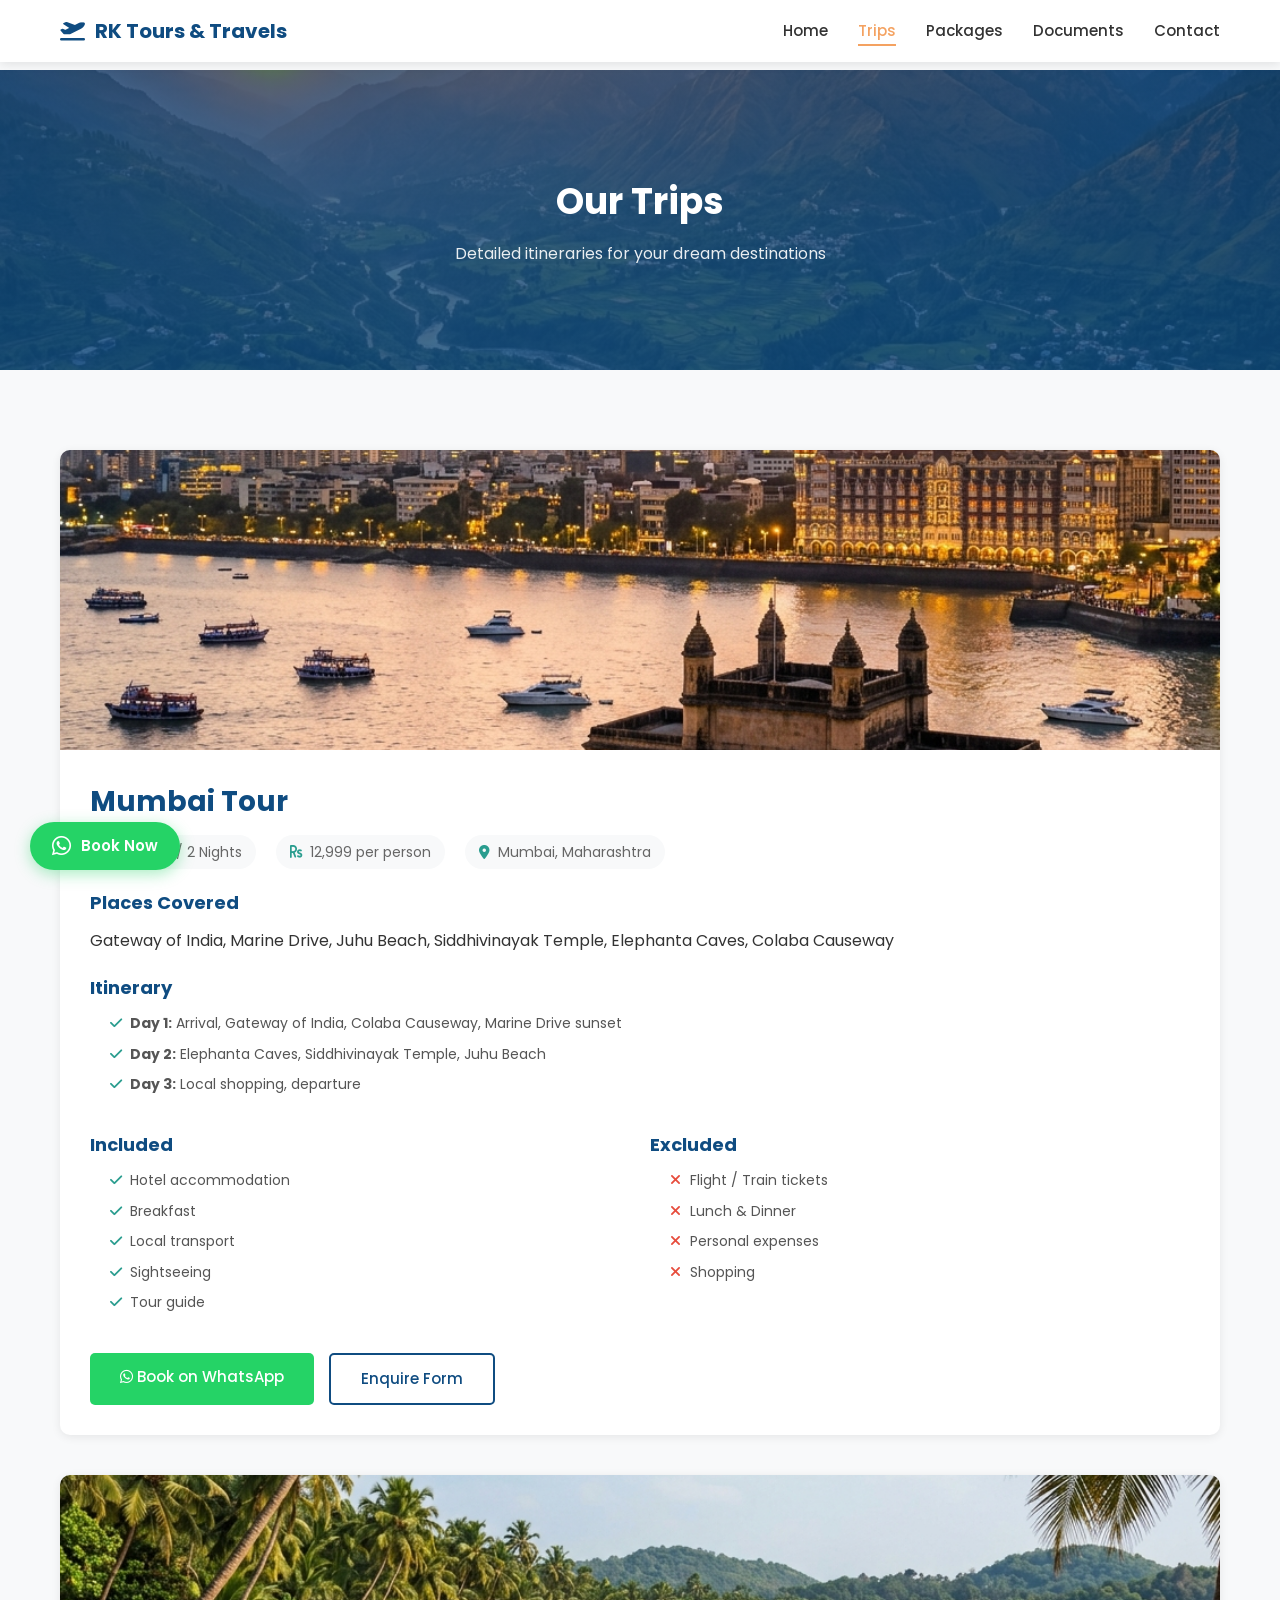
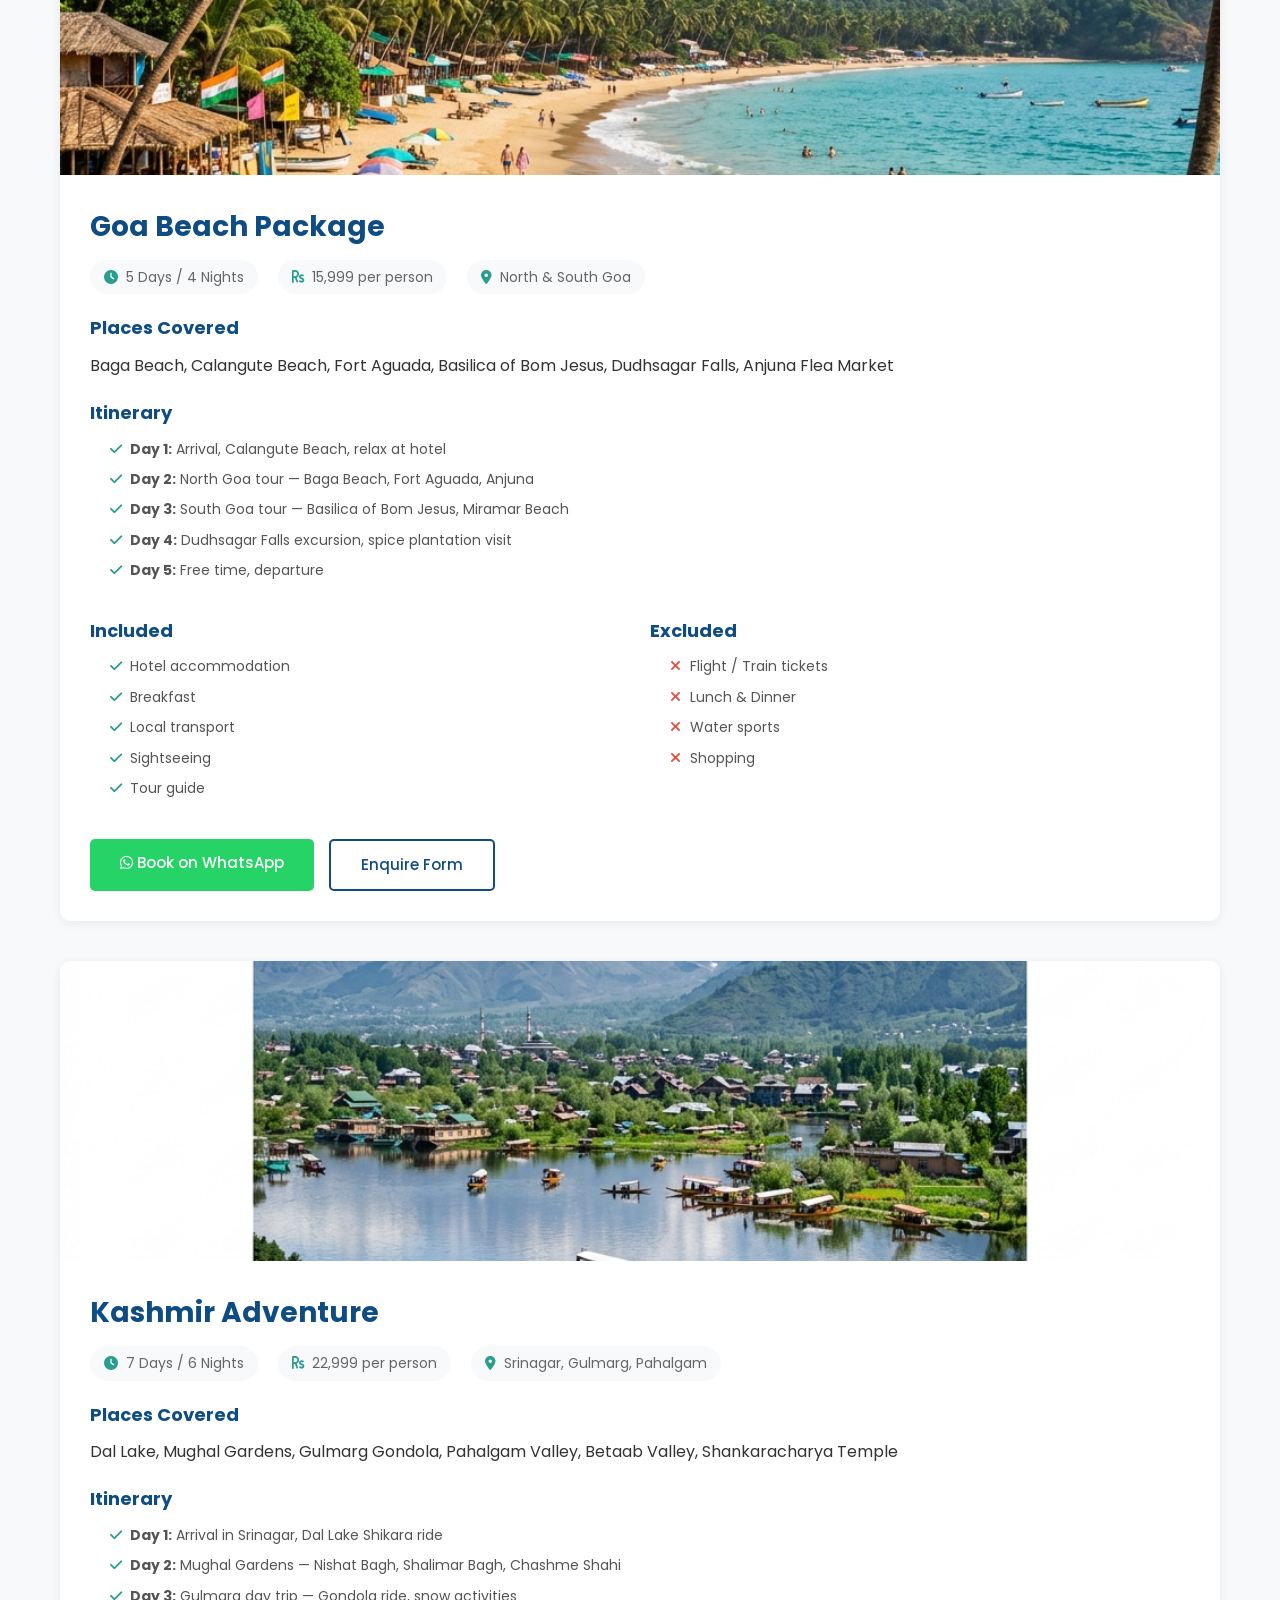
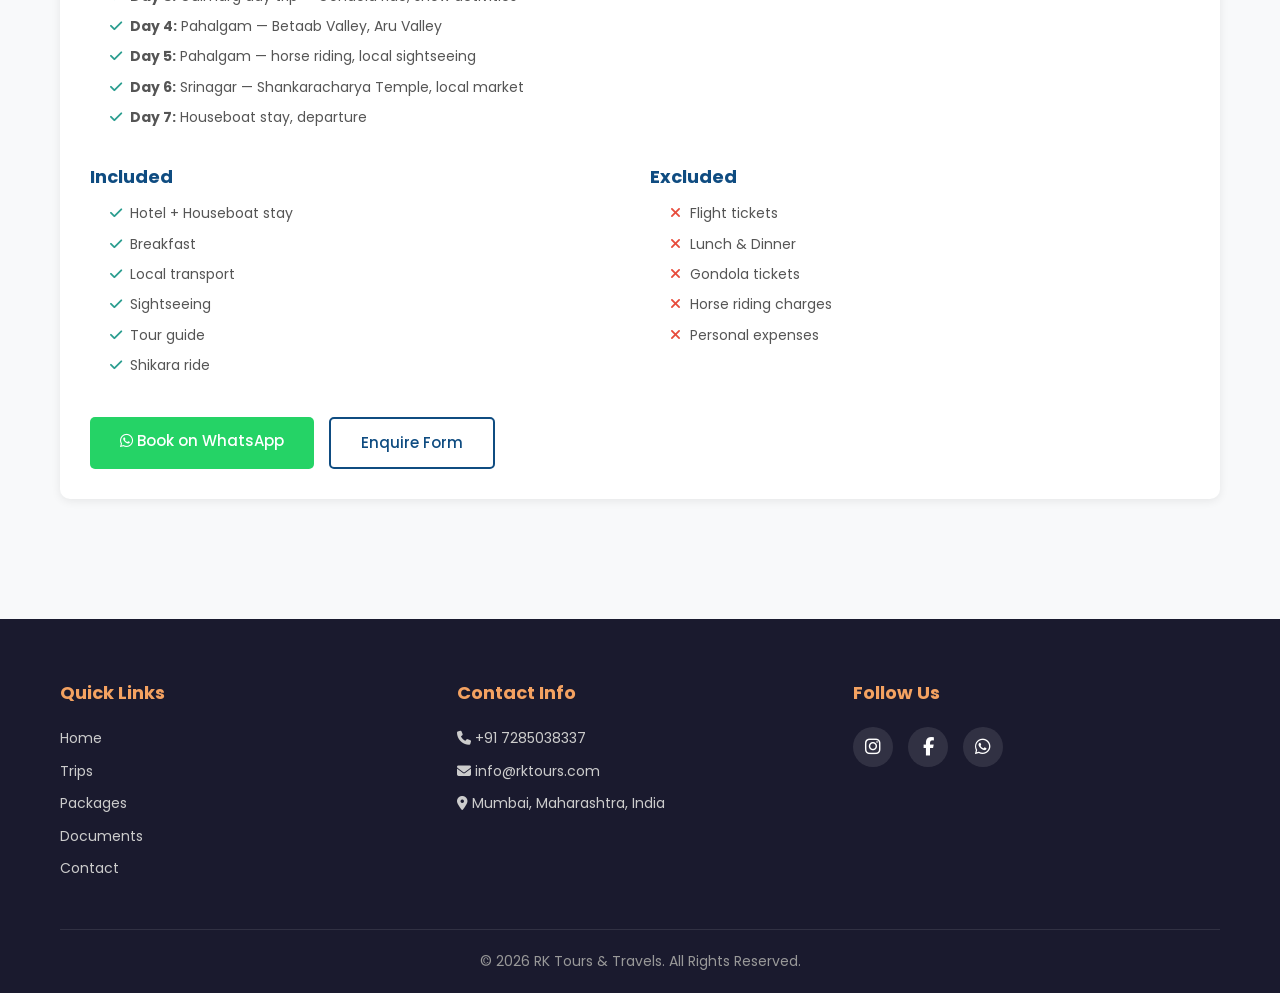
<file: trips.html>
<!DOCTYPE html>
<html lang="en">
<head>
  <meta charset="UTF-8">
  <meta name="viewport" content="width=device-width, initial-scale=1.0">
  <meta name="description" content="Explore detailed trip itineraries for Mumbai, Goa, and Kashmir with RK Tours & Travels.">
  <title>Trips - RK Tours & Travels</title>
  <link rel="stylesheet" href="https://cdnjs.cloudflare.com/ajax/libs/font-awesome/6.5.0/css/all.min.css">
  <link rel="stylesheet" href="css/style.css">
  <link rel="stylesheet" href="css/responsive.css">
</head>
<body>

  <!-- NAVBAR -->
  <nav class="navbar" id="navbar">
    <div class="container">
      <a href="index.html" class="logo">
        <i class="fas fa-plane-departure"></i>
        RK Tours & Travels
      </a>
      <ul class="nav-links" id="navLinks">
        <li><a href="index.html">Home</a></li>
        <li><a href="trips.html" class="active">Trips</a></li>
        <li><a href="packages.html">Packages</a></li>
        <li><a href="documents.html">Documents</a></li>
        <li><a href="contact.html">Contact</a></li>
      </ul>
      <button class="hamburger" id="hamburger" aria-label="Toggle menu">
        <span></span><span></span><span></span>
      </button>
    </div>
  </nav>

  <!-- PAGE HERO -->
  <section class="page-hero">
    <div>
      <h1>Our Trips</h1>
      <p>Detailed itineraries for your dream destinations</p>
    </div>
  </section>

  <!-- TRIPS -->
  <section class="section">
    <div class="container">

      <!-- Mumbai Trip -->
      <div class="trip-detail fade-in" id="mumbai">
        <img src="images/mumbai.png" alt="Mumbai" class="trip-detail-img">
        <div class="trip-detail-body">
          <h2>Mumbai Tour</h2>
          <div class="trip-meta">
            <span><i class="fas fa-clock"></i> 3 Days / 2 Nights</span>
            <span><i class="fas fa-rupee-sign"></i> 12,999 per person</span>
            <span><i class="fas fa-map-marker-alt"></i> Mumbai, Maharashtra</span>
          </div>

          <h3>Places Covered</h3>
          <p>Gateway of India, Marine Drive, Juhu Beach, Siddhivinayak Temple, Elephanta Caves, Colaba Causeway</p>

          <h3>Itinerary</h3>
          <ul class="included">
            <li><strong>Day 1:</strong> Arrival, Gateway of India, Colaba Causeway, Marine Drive sunset</li>
            <li><strong>Day 2:</strong> Elephanta Caves, Siddhivinayak Temple, Juhu Beach</li>
            <li><strong>Day 3:</strong> Local shopping, departure</li>
          </ul>

          <div class="include-exclude">
            <div>
              <h3>Included</h3>
              <ul class="included">
                <li>Hotel accommodation</li>
                <li>Breakfast</li>
                <li>Local transport</li>
                <li>Sightseeing</li>
                <li>Tour guide</li>
              </ul>
            </div>
            <div>
              <h3>Excluded</h3>
              <ul class="excluded">
                <li>Flight / Train tickets</li>
                <li>Lunch & Dinner</li>
                <li>Personal expenses</li>
                <li>Shopping</li>
              </ul>
            </div>
          </div>

          <div style="display: flex; gap: 15px; margin-top: 25px; flex-wrap: wrap;">
            <a href="https://wa.me/917285038337?text=Hello%20RK%20Tours,%20I%20want%20to%20book%20the%20Mumbai%20Tour%20(₹12,999)!" target="_blank" rel="noopener noreferrer" class="btn btn-whatsapp"><i class="fab fa-whatsapp"></i> Book on WhatsApp</a>
            <a href="contact.html?destination=Mumbai" class="btn btn-outline" style="color: var(--primary); border-color: var(--primary);">Enquire Form</a>
          </div>
        </div>
      </div>

      <!-- Goa Trip -->
      <div class="trip-detail fade-in" id="goa">
        <img src="images/goa.png" alt="Goa" class="trip-detail-img">
        <div class="trip-detail-body">
          <h2>Goa Beach Package</h2>
          <div class="trip-meta">
            <span><i class="fas fa-clock"></i> 5 Days / 4 Nights</span>
            <span><i class="fas fa-rupee-sign"></i> 15,999 per person</span>
            <span><i class="fas fa-map-marker-alt"></i> North & South Goa</span>
          </div>

          <h3>Places Covered</h3>
          <p>Baga Beach, Calangute Beach, Fort Aguada, Basilica of Bom Jesus, Dudhsagar Falls, Anjuna Flea Market</p>

          <h3>Itinerary</h3>
          <ul class="included">
            <li><strong>Day 1:</strong> Arrival, Calangute Beach, relax at hotel</li>
            <li><strong>Day 2:</strong> North Goa tour — Baga Beach, Fort Aguada, Anjuna</li>
            <li><strong>Day 3:</strong> South Goa tour — Basilica of Bom Jesus, Miramar Beach</li>
            <li><strong>Day 4:</strong> Dudhsagar Falls excursion, spice plantation visit</li>
            <li><strong>Day 5:</strong> Free time, departure</li>
          </ul>

          <div class="include-exclude">
            <div>
              <h3>Included</h3>
              <ul class="included">
                <li>Hotel accommodation</li>
                <li>Breakfast</li>
                <li>Local transport</li>
                <li>Sightseeing</li>
                <li>Tour guide</li>
              </ul>
            </div>
            <div>
              <h3>Excluded</h3>
              <ul class="excluded">
                <li>Flight / Train tickets</li>
                <li>Lunch & Dinner</li>
                <li>Water sports</li>
                <li>Shopping</li>
              </ul>
            </div>
          </div>

          <div style="display: flex; gap: 15px; margin-top: 25px; flex-wrap: wrap;">
            <a href="https://wa.me/917285038337?text=Hello%20RK%20Tours,%20I%20want%20to%20book%20the%20Goa%20Beach%20Package%20(₹15,999)!" target="_blank" rel="noopener noreferrer" class="btn btn-whatsapp"><i class="fab fa-whatsapp"></i> Book on WhatsApp</a>
            <a href="contact.html?destination=Goa" class="btn btn-outline" style="color: var(--primary); border-color: var(--primary);">Enquire Form</a>
          </div>
        </div>
      </div>

      <!-- Kashmir Trip -->
      <div class="trip-detail fade-in" id="kashmir">
        <img src="images/kashmir.png" alt="Kashmir" class="trip-detail-img">
        <div class="trip-detail-body">
          <h2>Kashmir Adventure</h2>
          <div class="trip-meta">
            <span><i class="fas fa-clock"></i> 7 Days / 6 Nights</span>
            <span><i class="fas fa-rupee-sign"></i> 22,999 per person</span>
            <span><i class="fas fa-map-marker-alt"></i> Srinagar, Gulmarg, Pahalgam</span>
          </div>

          <h3>Places Covered</h3>
          <p>Dal Lake, Mughal Gardens, Gulmarg Gondola, Pahalgam Valley, Betaab Valley, Shankaracharya Temple</p>

          <h3>Itinerary</h3>
          <ul class="included">
            <li><strong>Day 1:</strong> Arrival in Srinagar, Dal Lake Shikara ride</li>
            <li><strong>Day 2:</strong> Mughal Gardens — Nishat Bagh, Shalimar Bagh, Chashme Shahi</li>
            <li><strong>Day 3:</strong> Gulmarg day trip — Gondola ride, snow activities</li>
            <li><strong>Day 4:</strong> Pahalgam — Betaab Valley, Aru Valley</li>
            <li><strong>Day 5:</strong> Pahalgam — horse riding, local sightseeing</li>
            <li><strong>Day 6:</strong> Srinagar — Shankaracharya Temple, local market</li>
            <li><strong>Day 7:</strong> Houseboat stay, departure</li>
          </ul>

          <div class="include-exclude">
            <div>
              <h3>Included</h3>
              <ul class="included">
                <li>Hotel + Houseboat stay</li>
                <li>Breakfast</li>
                <li>Local transport</li>
                <li>Sightseeing</li>
                <li>Tour guide</li>
                <li>Shikara ride</li>
              </ul>
            </div>
            <div>
              <h3>Excluded</h3>
              <ul class="excluded">
                <li>Flight tickets</li>
                <li>Lunch & Dinner</li>
                <li>Gondola tickets</li>
                <li>Horse riding charges</li>
                <li>Personal expenses</li>
              </ul>
            </div>
          </div>

          <div style="display: flex; gap: 15px; margin-top: 25px; flex-wrap: wrap;">
            <a href="https://wa.me/917285038337?text=Hello%20RK%20Tours,%20I%20want%20to%20book%20the%20Kashmir%20Adventure%20(₹22,999)!" target="_blank" rel="noopener noreferrer" class="btn btn-whatsapp"><i class="fab fa-whatsapp"></i> Book on WhatsApp</a>
            <a href="contact.html?destination=Kashmir" class="btn btn-outline" style="color: var(--primary); border-color: var(--primary);">Enquire Form</a>
          </div>
        </div>
      </div>

    </div>
  </section>

  <!-- FOOTER -->
  <footer class="footer">
    <div class="container">
      <div class="footer-grid">
        <div class="footer-col">
          <h3>Quick Links</h3>
          <a href="index.html">Home</a>
          <a href="trips.html">Trips</a>
          <a href="packages.html">Packages</a>
          <a href="documents.html">Documents</a>
          <a href="contact.html">Contact</a>
        </div>
        <div class="footer-col">
          <h3>Contact Info</h3>
          <p><i class="fas fa-phone"></i> <a href="tel:+917285038337" style="display:inline; color:inherit;">+91 7285038337</a></p>
          <p><i class="fas fa-envelope"></i> info@rktours.com</p>
          <p><i class="fas fa-map-marker-alt"></i> Mumbai, Maharashtra, India</p>
        </div>
        <div class="footer-col">
          <h3>Follow Us</h3>
          <div class="social-links">
            <a href="#" aria-label="Instagram"><i class="fab fa-instagram"></i></a>
            <a href="#" aria-label="Facebook"><i class="fab fa-facebook-f"></i></a>
            <a href="https://wa.me/917285038337" target="_blank" rel="noopener noreferrer" aria-label="WhatsApp"><i class="fab fa-whatsapp"></i></a>
          </div>
        </div>
      </div>
      <div class="footer-bottom">
        <p>&copy; 2026 RK Tours & Travels. All Rights Reserved.</p>
      </div>
    </div>
  </footer>

  <button class="scroll-top" id="scrollTop" aria-label="Scroll to top">
    <i class="fas fa-arrow-up"></i>
  </button>

  <script src="js/script.js"></script>
</body>
</html>
</file>
<file: css/style.css>
/* ============================
   RK Tours & Travels - Main CSS
   ============================ */

/* Google Fonts */
@import url('https://fonts.googleapis.com/css2?family=Poppins:wght@300;400;500;600;700&display=swap');

/* ---- CSS Variables ---- */
:root {
  --primary: #0F4C81;
  --secondary: #F4A261;
  --accent: #2A9D8F;
  --bg: #F8F9FA;
  --text: #333333;
  --white: #ffffff;
  --light-gray: #e9ecef;
  --dark: #1a1a2e;
}

/* ---- Reset ---- */
* {
  margin: 0;
  padding: 0;
  box-sizing: border-box;
}

html {
  scroll-behavior: smooth;
}

body {
  font-family: 'Poppins', sans-serif;
  color: var(--text);
  background-color: var(--bg);
  line-height: 1.6;
}

a {
  text-decoration: none;
  color: inherit;
}

ul {
  list-style: none;
}

img {
  max-width: 100%;
  display: block;
}

.container {
  max-width: 1200px;
  margin: 0 auto;
  padding: 0 20px;
}

/* ---- Section Common ---- */
.section {
  padding: 80px 0;
}

.section-title {
  text-align: center;
  font-size: 32px;
  font-weight: 700;
  color: var(--primary);
  margin-bottom: 10px;
}

.section-subtitle {
  text-align: center;
  font-size: 16px;
  color: #666;
  margin-bottom: 50px;
}

/* ================================
   NAVBAR
   ================================ */
.navbar {
  position: fixed;
  top: 0;
  left: 0;
  width: 100%;
  z-index: 1000;
  background: var(--white);
  box-shadow: 0 2px 10px rgba(0, 0, 0, 0.1);
  transition: background 0.3s ease;
}

.navbar .container {
  display: flex;
  justify-content: space-between;
  align-items: center;
  padding: 15px 20px;
}

.navbar .logo {
  display: flex;
  align-items: center;
  gap: 10px;
  font-size: 20px;
  font-weight: 700;
  color: var(--primary);
}

.navbar .logo img {
  width: 40px;
  height: 40px;
  border-radius: 50%;
}

.navbar .nav-links {
  display: flex;
  gap: 30px;
}

.navbar .nav-links a {
  font-size: 15px;
  font-weight: 500;
  color: var(--text);
  transition: color 0.3s ease;
  position: relative;
}

.navbar .nav-links a:hover,
.navbar .nav-links a.active {
  color: var(--secondary);
}

.navbar .nav-links a.active::after {
  content: '';
  position: absolute;
  bottom: -5px;
  left: 0;
  width: 100%;
  height: 2px;
  background: var(--secondary);
}

/* Hamburger Menu */
.hamburger {
  display: none;
  flex-direction: column;
  gap: 5px;
  cursor: pointer;
  background: none;
  border: none;
}

.hamburger span {
  width: 25px;
  height: 3px;
  background: var(--primary);
  border-radius: 3px;
  transition: 0.3s ease;
}

/* ================================
   HERO SECTION
   ================================ */
.hero {
  height: 100vh;
  min-height: 500px;
  background: linear-gradient(rgba(15, 76, 129, 0.6), rgba(15, 76, 129, 0.7)),
              url('../images/hero.png') center/cover no-repeat;
  display: flex;
  align-items: center;
  justify-content: center;
  text-align: center;
  color: var(--white);
}

.hero-content h1 {
  font-size: 48px;
  font-weight: 700;
  margin-bottom: 15px;
}

.hero-content p {
  font-size: 20px;
  font-weight: 300;
  margin-bottom: 30px;
  letter-spacing: 2px;
}

.hero-buttons {
  display: flex;
  gap: 15px;
  justify-content: center;
  flex-wrap: wrap;
}

/* ---- Buttons ---- */
.btn {
  display: inline-block;
  padding: 12px 30px;
  border-radius: 5px;
  font-size: 15px;
  font-weight: 500;
  cursor: pointer;
  transition: transform 0.3s ease, box-shadow 0.3s ease;
  border: none;
  font-family: 'Poppins', sans-serif;
}

.btn:hover {
  transform: translateY(-2px);
  box-shadow: 0 5px 15px rgba(0, 0, 0, 0.2);
}

.btn-primary {
  background: var(--secondary);
  color: var(--white);
}

.btn-outline {
  background: transparent;
  color: var(--white);
  border: 2px solid var(--white);
}

.btn-outline:hover {
  background: var(--white);
  color: var(--primary);
}

.btn-accent {
  background: var(--accent);
  color: var(--white);
}

.btn-whatsapp {
  background: #25D366;
  color: var(--white);
}

.btn-whatsapp:hover {
  background: #128C7E;
  color: var(--white);
}


/* ================================
   WHY CHOOSE US
   ================================ */
.features-grid {
  display: grid;
  grid-template-columns: repeat(3, 1fr);
  gap: 30px;
}

.feature-card {
  background: var(--white);
  padding: 30px;
  border-radius: 10px;
  text-align: center;
  box-shadow: 0 2px 10px rgba(0, 0, 0, 0.08);
  transition: transform 0.3s ease, box-shadow 0.3s ease;
}

.feature-card:hover {
  transform: translateY(-5px);
  box-shadow: 0 8px 25px rgba(0, 0, 0, 0.12);
}

.feature-card i {
  font-size: 40px;
  color: var(--accent);
  margin-bottom: 15px;
}

.feature-card h3 {
  font-size: 18px;
  color: var(--primary);
  margin-bottom: 10px;
}

.feature-card p {
  font-size: 14px;
  color: #666;
}

/* ================================
   TRIP CARDS
   ================================ */
.trips-grid {
  display: grid;
  grid-template-columns: repeat(3, 1fr);
  gap: 30px;
}

.trip-card {
  background: var(--white);
  border-radius: 10px;
  overflow: hidden;
  box-shadow: 0 2px 10px rgba(0, 0, 0, 0.08);
  transition: transform 0.3s ease, box-shadow 0.3s ease;
}

.trip-card:hover {
  transform: translateY(-5px);
  box-shadow: 0 8px 25px rgba(0, 0, 0, 0.12);
}

.trip-card .card-img {
  width: 100%;
  height: 220px;
  object-fit: cover;
  transition: transform 0.3s ease;
}

.trip-card:hover .card-img {
  transform: scale(1.05);
}

.trip-card .card-img-wrapper {
  overflow: hidden;
}

.trip-card .card-body {
  padding: 20px;
}

.trip-card .card-body h3 {
  font-size: 20px;
  color: var(--primary);
  margin-bottom: 8px;
}

.trip-card .card-body p {
  font-size: 14px;
  color: #666;
  margin-bottom: 15px;
}

.trip-card .card-body .btn {
  width: 100%;
  text-align: center;
}

/* ================================
   FOUNDERS SECTION
   ================================ */
.founders-grid {
  display: grid;
  grid-template-columns: repeat(2, 1fr);
  gap: 30px;
  max-width: 800px;
  margin: 0 auto;
}

.founder-card {
  background: var(--white);
  border-radius: 10px;
  padding: 30px;
  text-align: center;
  box-shadow: 0 2px 10px rgba(0, 0, 0, 0.08);
  transition: transform 0.3s ease;
}

.founder-card:hover {
  transform: translateY(-5px);
}

.founder-card img {
  width: 120px;
  height: 120px;
  border-radius: 50%;
  object-fit: cover;
  margin: 0 auto 15px;
  border: 3px solid var(--secondary);
}

.founder-card h3 {
  font-size: 20px;
  color: var(--primary);
  margin-bottom: 5px;
}

.founder-card .title {
  font-size: 14px;
  color: var(--secondary);
  font-weight: 500;
  margin-bottom: 10px;
}

.founder-card p {
  font-size: 14px;
  color: #666;
}

/* ================================
   FOOTER
   ================================ */
.footer {
  background: var(--dark);
  color: var(--white);
  padding: 60px 0 20px;
}

.footer-grid {
  display: grid;
  grid-template-columns: repeat(3, 1fr);
  gap: 30px;
  margin-bottom: 40px;
}

.footer-col h3 {
  font-size: 18px;
  margin-bottom: 20px;
  color: var(--secondary);
}

.footer-col a {
  display: block;
  margin-bottom: 10px;
  font-size: 14px;
  color: #ccc;
  transition: color 0.3s ease;
}

.footer-col a:hover {
  color: var(--secondary);
}

.footer-col p {
  font-size: 14px;
  color: #ccc;
  margin-bottom: 10px;
}

.footer-col .social-links {
  display: flex;
  gap: 15px;
  margin-top: 10px;
}

.footer-col .social-links a {
  display: flex;
  align-items: center;
  justify-content: center;
  width: 40px;
  height: 40px;
  border-radius: 50%;
  background: rgba(255, 255, 255, 0.1);
  font-size: 18px;
  color: var(--white);
  transition: background 0.3s ease;
}

.footer-col .social-links a:hover {
  background: var(--secondary);
}

.footer-bottom {
  text-align: center;
  padding-top: 20px;
  border-top: 1px solid rgba(255, 255, 255, 0.1);
  font-size: 14px;
  color: #999;
}

/* ================================
   PAGE HERO (inner pages)
   ================================ */
.page-hero {
  height: 300px;
  background: linear-gradient(rgba(15, 76, 129, 0.7), rgba(15, 76, 129, 0.8)),
              url('../images/hero.png') center/cover no-repeat;
  display: flex;
  align-items: center;
  justify-content: center;
  text-align: center;
  color: var(--white);
  margin-top: 70px;
}

.page-hero h1 {
  font-size: 36px;
  font-weight: 700;
}

.page-hero p {
  font-size: 16px;
  margin-top: 10px;
  opacity: 0.9;
}

/* ================================
   TRIP DETAIL (trips page)
   ================================ */
.trip-detail {
  background: var(--white);
  border-radius: 10px;
  overflow: hidden;
  box-shadow: 0 2px 10px rgba(0, 0, 0, 0.08);
  margin-bottom: 40px;
}

.trip-detail-img {
  width: 100%;
  height: 300px;
  object-fit: cover;
}

.trip-detail-body {
  padding: 30px;
}

.trip-detail-body h2 {
  font-size: 28px;
  color: var(--primary);
  margin-bottom: 10px;
}

.trip-meta {
  display: flex;
  gap: 20px;
  margin-bottom: 20px;
  flex-wrap: wrap;
}

.trip-meta span {
  display: inline-flex;
  align-items: center;
  gap: 8px;
  font-size: 14px;
  color: #666;
  background: var(--bg);
  padding: 6px 14px;
  border-radius: 20px;
}

.trip-meta span i {
  color: var(--accent);
}

.trip-detail-body h3 {
  font-size: 18px;
  color: var(--primary);
  margin: 20px 0 10px;
}

.trip-detail-body ul {
  padding-left: 20px;
  margin-bottom: 15px;
}

.trip-detail-body ul li {
  font-size: 14px;
  margin-bottom: 8px;
  color: #555;
  list-style: none;
  position: relative;
  padding-left: 20px;
}

.trip-detail-body ul.included li::before {
  content: '\f00c';
  font-family: 'Font Awesome 6 Free';
  font-weight: 900;
  position: absolute;
  left: 0;
  color: var(--accent);
}

.trip-detail-body ul.excluded li::before {
  content: '\f00d';
  font-family: 'Font Awesome 6 Free';
  font-weight: 900;
  position: absolute;
  left: 0;
  color: #e74c3c;
}

.include-exclude {
  display: grid;
  grid-template-columns: 1fr 1fr;
  gap: 20px;
}

/* ================================
   PACKAGES PAGE
   ================================ */
.packages-grid {
  display: grid;
  grid-template-columns: repeat(3, 1fr);
  gap: 30px;
}

.package-card {
  background: var(--white);
  border-radius: 10px;
  padding: 30px;
  text-align: center;
  box-shadow: 0 2px 10px rgba(0, 0, 0, 0.08);
  transition: transform 0.3s ease;
  position: relative;
  border: 2px solid transparent;
}

.package-card:hover {
  transform: translateY(-5px);
}

.package-card.popular {
  border-color: var(--secondary);
}

.package-card .badge {
  position: absolute;
  top: -12px;
  left: 50%;
  transform: translateX(-50%);
  background: var(--secondary);
  color: var(--white);
  padding: 4px 16px;
  border-radius: 20px;
  font-size: 12px;
  font-weight: 600;
}

.package-card h3 {
  font-size: 22px;
  color: var(--primary);
  margin-bottom: 10px;
}

.package-card .price {
  font-size: 36px;
  font-weight: 700;
  color: var(--accent);
  margin-bottom: 5px;
}

.package-card .price-note {
  font-size: 13px;
  color: #999;
  margin-bottom: 20px;
}

.package-card ul {
  margin-bottom: 25px;
}

.package-card ul li {
  padding: 8px 0;
  font-size: 14px;
  border-bottom: 1px solid var(--light-gray);
  color: #555;
}

.package-card ul li i {
  color: var(--accent);
  margin-right: 8px;
}

/* Exclusive Packages */
.exclusive-grid {
  display: grid;
  grid-template-columns: repeat(3, 1fr);
  gap: 25px;
}

.exclusive-card {
  background: var(--white);
  border-radius: 10px;
  padding: 25px;
  text-align: center;
  box-shadow: 0 2px 10px rgba(0, 0, 0, 0.08);
  transition: transform 0.3s ease, box-shadow 0.3s ease;
}

.exclusive-card:hover {
  transform: translateY(-5px);
  box-shadow: 0 8px 25px rgba(0, 0, 0, 0.12);
}

.exclusive-card i {
  font-size: 36px;
  color: var(--secondary);
  margin-bottom: 12px;
}

.exclusive-card h3 {
  font-size: 16px;
  color: var(--primary);
  margin-bottom: 8px;
}

.exclusive-card p {
  font-size: 13px;
  color: #666;
}

/* ================================
   DOCUMENTS PAGE
   ================================ */
.documents-list {
  max-width: 700px;
  margin: 0 auto;
}

.doc-item {
  display: flex;
  align-items: center;
  gap: 15px;
  background: var(--white);
  padding: 18px 25px;
  border-radius: 8px;
  margin-bottom: 12px;
  box-shadow: 0 2px 8px rgba(0, 0, 0, 0.06);
}

.doc-item i {
  font-size: 22px;
  color: var(--accent);
  width: 30px;
  text-align: center;
}

.doc-item span {
  font-size: 15px;
}

/* Checklist */
.checklist {
  max-width: 500px;
  margin: 0 auto;
  background: var(--white);
  padding: 30px;
  border-radius: 10px;
  box-shadow: 0 2px 10px rgba(0, 0, 0, 0.08);
}

.checklist h3 {
  font-size: 20px;
  color: var(--primary);
  margin-bottom: 20px;
  text-align: center;
}

.checklist label {
  display: flex;
  align-items: center;
  gap: 12px;
  padding: 10px 0;
  font-size: 15px;
  cursor: pointer;
  border-bottom: 1px solid var(--light-gray);
}

.checklist label:last-child {
  border-bottom: none;
}

.checklist input[type="checkbox"] {
  width: 18px;
  height: 18px;
  accent-color: var(--accent);
}

/* ================================
   CONTACT PAGE
   ================================ */
.contact-grid {
  display: grid;
  grid-template-columns: 1fr 1fr;
  gap: 40px;
}

.contact-info-cards {
  display: grid;
  grid-template-columns: 1fr 1fr;
  gap: 15px;
  margin-bottom: 25px;
}

.info-card {
  background: var(--white);
  padding: 20px;
  border-radius: 8px;
  text-align: center;
  box-shadow: 0 2px 8px rgba(0, 0, 0, 0.06);
}

.info-card i {
  font-size: 28px;
  color: var(--secondary);
  margin-bottom: 10px;
}

.info-card h4 {
  font-size: 14px;
  color: var(--primary);
  margin-bottom: 5px;
}

.info-card p {
  font-size: 13px;
  color: #666;
}

.map-container {
  border-radius: 10px;
  overflow: hidden;
  box-shadow: 0 2px 10px rgba(0, 0, 0, 0.08);
}

.map-container iframe {
  width: 100%;
  height: 250px;
  border: none;
}

/* Contact Form */
.contact-form {
  background: var(--white);
  padding: 30px;
  border-radius: 10px;
  box-shadow: 0 2px 10px rgba(0, 0, 0, 0.08);
}

.contact-form h3 {
  font-size: 22px;
  color: var(--primary);
  margin-bottom: 20px;
}

.form-group {
  margin-bottom: 18px;
}

.form-group label {
  display: block;
  font-size: 14px;
  font-weight: 500;
  margin-bottom: 5px;
  color: var(--text);
}

.form-group input,
.form-group select,
.form-group textarea {
  width: 100%;
  padding: 10px 14px;
  border: 1px solid #ddd;
  border-radius: 5px;
  font-size: 14px;
  font-family: 'Poppins', sans-serif;
  transition: border-color 0.3s ease;
}

.form-group input:focus,
.form-group select:focus,
.form-group textarea:focus {
  outline: none;
  border-color: var(--primary);
}

.form-group textarea {
  height: 120px;
  resize: vertical;
}

.form-group .error-msg {
  color: #e74c3c;
  font-size: 12px;
  margin-top: 4px;
  display: none;
}

.form-group.error input,
.form-group.error select,
.form-group.error textarea {
  border-color: #e74c3c;
}

.form-group.error .error-msg {
  display: block;
}

.form-success {
  background: #d4edda;
  color: #155724;
  padding: 12px 20px;
  border-radius: 5px;
  text-align: center;
  margin-bottom: 15px;
  display: none;
}

/* ================================
   SCROLL TO TOP
   ================================ */
.scroll-top {
  position: fixed;
  bottom: 30px;
  right: 30px;
  width: 45px;
  height: 45px;
  background: var(--primary);
  color: var(--white);
  border: none;
  border-radius: 50%;
  font-size: 18px;
  cursor: pointer;
  display: none;
  align-items: center;
  justify-content: center;
  box-shadow: 0 3px 10px rgba(0, 0, 0, 0.2);
  transition: background 0.3s ease;
  z-index: 999;
}

.scroll-top.visible {
  display: flex;
}

.scroll-top:hover {
  background: var(--secondary);
}

/* Floating WhatsApp Button */
.whatsapp-float {
  position: fixed;
  bottom: 30px;
  left: 30px;
  background: #25D366;
  color: #ffffff;
  border-radius: 50px;
  padding: 12px 22px;
  font-size: 15px;
  font-weight: 600;
  display: flex;
  align-items: center;
  gap: 10px;
  box-shadow: 0 4px 15px rgba(37, 211, 102, 0.4);
  z-index: 999;
  transition: transform 0.3s ease, background 0.3s ease, box-shadow 0.3s ease;
  text-decoration: none;
}

.whatsapp-float:hover {
  background: #128C7E;
  color: #ffffff;
  transform: translateY(-3px);
  box-shadow: 0 6px 20px rgba(18, 140, 126, 0.5);
}

.whatsapp-float i {
  font-size: 22px;
}

/* ================================
   ANIMATIONS
   ================================ */
.fade-in {
  opacity: 0;
  transform: translateY(20px);
  transition: opacity 0.6s ease, transform 0.6s ease;
}

.fade-in.visible {
  opacity: 1;
  transform: translateY(0);
}
</file>
<file: css/responsive.css>
/* ============================
   RK Tours & Travels - Responsive
   ============================ */

/* ---- Laptop (max-width: 1200px) ---- */
@media (max-width: 1200px) {
  .hero-content h1 {
    font-size: 40px;
  }
}

/* ---- Tablet (max-width: 768px) ---- */
@media (max-width: 768px) {

  /* Navbar */
  .navbar .nav-links {
    display: none;
    flex-direction: column;
    position: absolute;
    top: 70px;
    left: 0;
    width: 100%;
    background: var(--white);
    padding: 20px;
    box-shadow: 0 5px 15px rgba(0, 0, 0, 0.1);
    gap: 15px;
  }

  .navbar .nav-links.active {
    display: flex;
  }

  .hamburger {
    display: flex;
  }

  /* Hero */
  .hero-content h1 {
    font-size: 30px;
  }

  .hero-content p {
    font-size: 16px;
  }

  /* Grids */
  .features-grid,
  .trips-grid,
  .packages-grid,
  .exclusive-grid {
    grid-template-columns: 1fr 1fr;
  }

  .founders-grid {
    grid-template-columns: 1fr;
    max-width: 400px;
  }

  .footer-grid {
    grid-template-columns: 1fr;
    text-align: center;
  }

  .footer-col .social-links {
    justify-content: center;
  }

  /* Contact */
  .contact-grid {
    grid-template-columns: 1fr;
  }

  .contact-info-cards {
    grid-template-columns: 1fr 1fr;
  }

  /* Trip Detail */
  .include-exclude {
    grid-template-columns: 1fr;
  }

  .trip-detail-img {
    height: 200px;
  }

  /* Page Hero */
  .page-hero {
    height: 220px;
  }

  .page-hero h1 {
    font-size: 28px;
  }

  .section-title {
    font-size: 26px;
  }
}

/* ---- Mobile (max-width: 480px) ---- */
@media (max-width: 480px) {

  .hero {
    min-height: 400px;
  }

  .hero-content h1 {
    font-size: 24px;
  }

  .hero-content p {
    font-size: 14px;
  }

  .hero-buttons {
    flex-direction: column;
    align-items: center;
  }

  .features-grid,
  .trips-grid,
  .packages-grid,
  .exclusive-grid {
    grid-template-columns: 1fr;
  }

  .contact-info-cards {
    grid-template-columns: 1fr;
  }

  .section {
    padding: 50px 0;
  }

  .section-title {
    font-size: 22px;
  }

  .section-subtitle {
    font-size: 14px;
  }

  .page-hero {
    height: 180px;
    margin-top: 60px;
  }

  .page-hero h1 {
    font-size: 22px;
  }

  .trip-meta {
    flex-direction: column;
    gap: 8px;
  }

  .whatsapp-float {
    bottom: 20px;
    left: 15px;
    padding: 10px 16px;
    font-size: 13px;
  }
}
</file>
